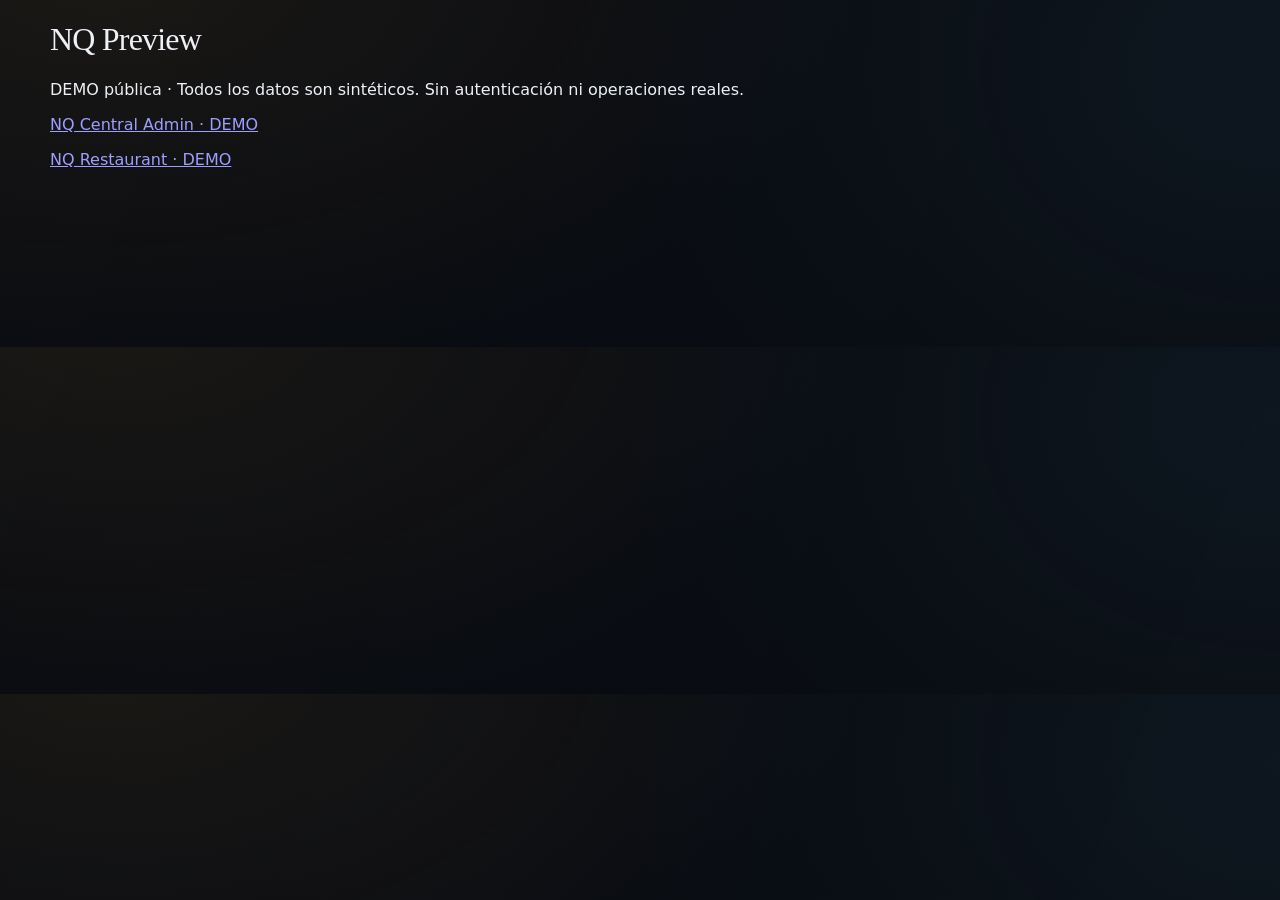
<file: index.html>
<!doctype html><html lang="es"><meta charset="utf-8"><meta name="viewport" content="width=device-width"><title>NQ Preview · DEMO</title><link rel="stylesheet" href="glass/architecture.css"><body class="portal-admin"><main class="shell"><h1>NQ Preview</h1><p>DEMO pública · Todos los datos son sintéticos. Sin autenticación ni operaciones reales.</p><p><a href="admin/">NQ Central Admin · DEMO</a></p><p><a href="restaurant/">NQ Restaurant · DEMO</a></p></main></body></html>
</file>
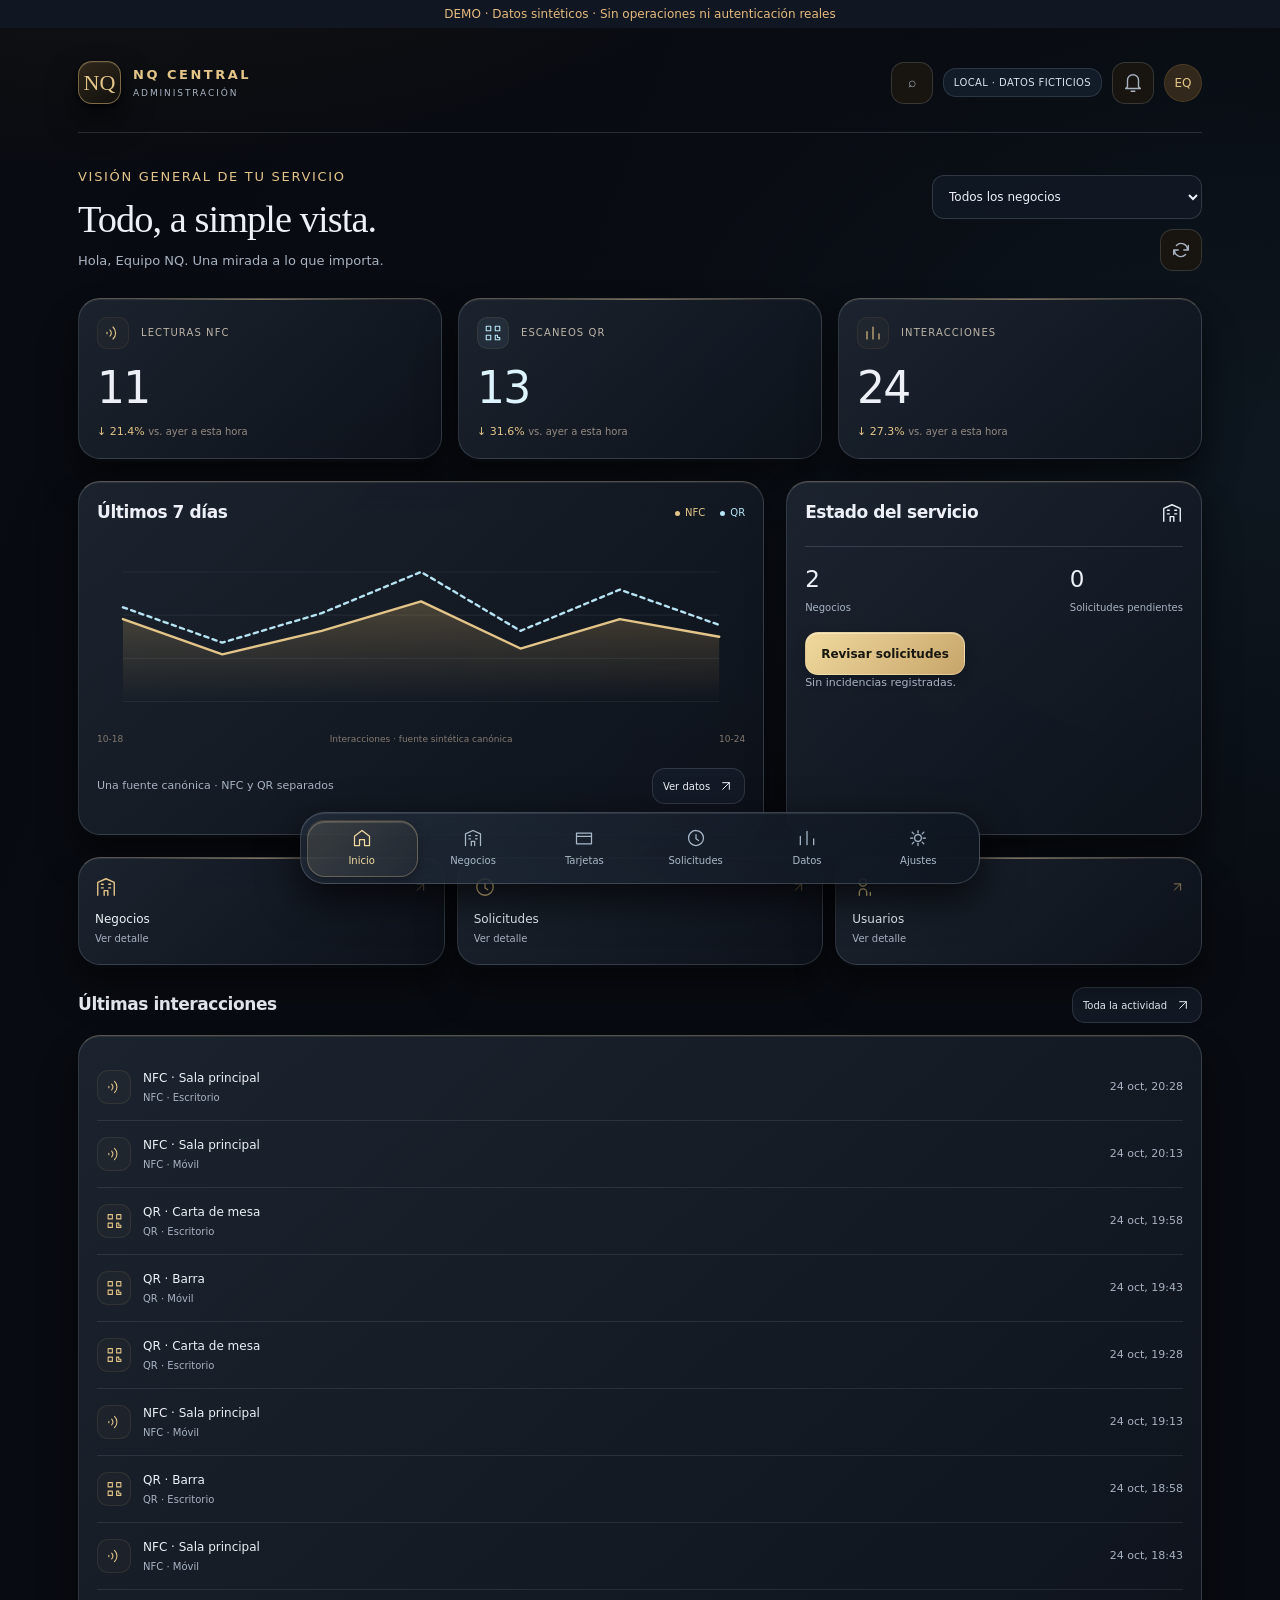
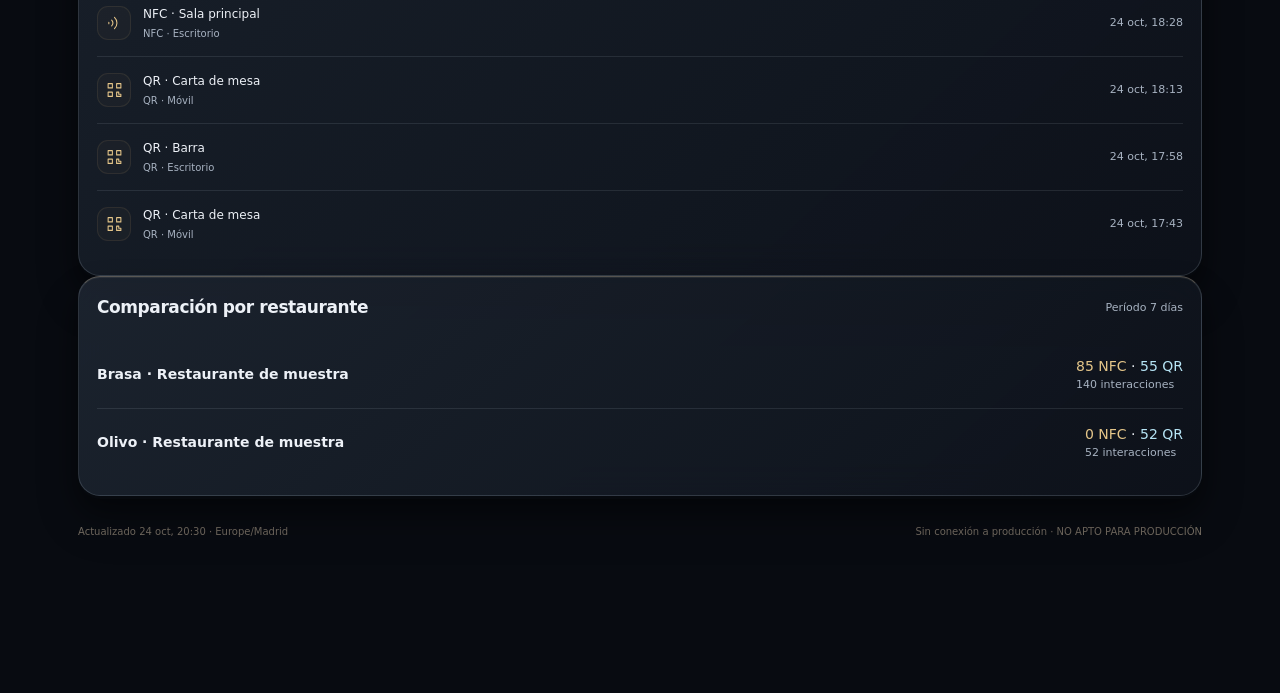
<file: admin/index.html>
<!doctype html>
<html lang="es"><head><meta charset="utf-8"><meta name="viewport" content="width=device-width,initial-scale=1,viewport-fit=cover"><meta name="theme-color" content="#090909"><meta name="robots" content="noindex,nofollow"><title>DEMO · NQ Central Admin · Glass Architecture local</title><link rel="stylesheet" href="../style.css"><link rel="stylesheet" href="../signature.css"><link rel="stylesheet" href="../glass/architecture.css"><link rel="stylesheet" href="../rg/theme.css"><link rel="stylesheet" href="../plan/theme.css"><link rel="stylesheet" href="../closure/theme.css"><link rel="stylesheet" href="../accelerated/theme.css"><script type="module" src="../demo.mjs"></script></head><body class="portal-admin"><a class="skip" href="#main">Saltar al contenido</a><div id="app"><main id="main" class="loading"><span class="spinner"></span><h1>Preparando tu espacio</h1><p>Conectando con el laboratorio local…</p></main></div><div id="toast" role="status" aria-live="polite"></div><dialog id="dialog" aria-labelledby="dialog-title"></dialog></body></html>
</file>
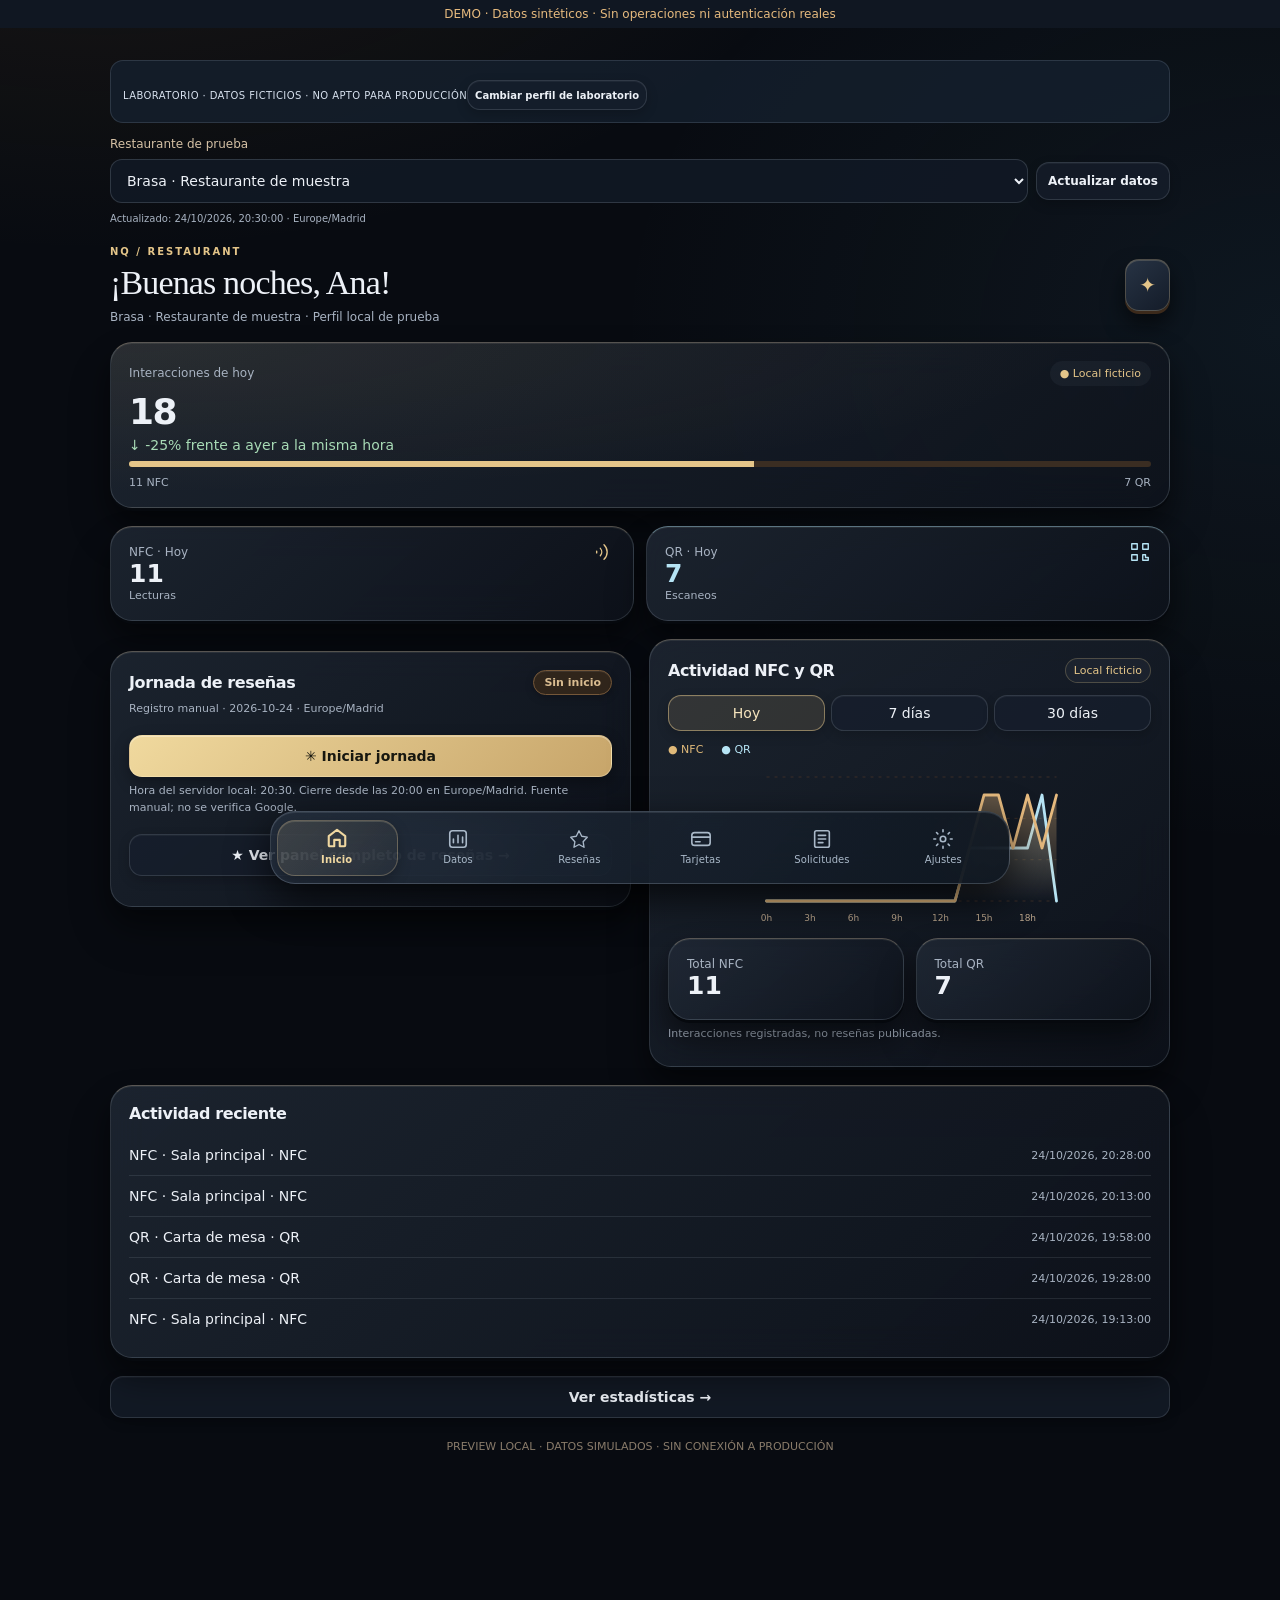
<file: restaurant/index.html>
<!doctype html><html lang="es"><head><meta charset="utf-8"><meta name="viewport" content="width=device-width,initial-scale=1,viewport-fit=cover"><title>DEMO · NQ Restaurant V11.0 · Glass Architecture local</title><link rel="stylesheet" href="../premium/approved.css"><link rel="stylesheet" href="../premium/integration.css"><link rel="stylesheet" href="../glass/architecture.css"><link rel="stylesheet" href="../rg/theme.css"><link rel="stylesheet" href="../plan/theme.css"><link rel="stylesheet" href="../closure/theme.css"><script type="module" src="../demo.mjs"></script></head><body class="portal-restaurant"><div id="access" class="shell"><div class="brand">NQ RESTAURANT · LABORATORIO LOCAL</div><h1>Acceso de prueba</h1><p>Datos ficticios persistidos localmente. Supabase Auth no está integrado. No introduzcas credenciales reales.</p><div id="profiles"></div><p id="accessError" role="alert"></p></div><main class="shell" hidden><div class="notice" id="localMode">LABORATORIO · DATOS FICTICIOS · NO APTO PARA PRODUCCIÓN</div><div id="feedback" role="status" aria-live="polite"></div><div id="tenantBox"><label for="tenant">Restaurante de prueba</label><select id="tenant"></select><button class="btn secondary full" id="refresh">Actualizar datos</button><p class="tiny" id="updated"></p></div><header class="top"><div><div class="brand">NQ / RESTAURANT</div><h1 id="heading">Inicio</h1><div class="label">Tzura Steak House · Vista demostración</div></div><div class="symbol">✦</div></header>
<section id="inicio" class="section active"><div class="card hero"><div class="row"><span class="label">Interacciones de hoy</span><span class="pill">● Demo</span></div><div class="big" id="homeTotal">55</div><div class="green">↗ +28% frente a ayer a la misma hora</div><div class="bar"><div class="fill" style="width:67%"></div></div><div class="row tiny muted" style="margin-top:9px"><span>37 NFC</span><span>18 QR</span></div></div><div class="grid"><div class="card"><div class="label">NFC · Hoy</div><div class="value">37</div><div class="tiny muted">Lecturas</div></div><div class="card"><div class="label">QR · Hoy</div><div class="value">18</div><div class="tiny muted">Escaneos</div></div></div><div class="card" id="journeyCard" style="margin-top:12px">
 <div class="row"><h2 style="margin:0">Jornada de reseñas</h2><span class="state-pill state-pending" id="journeyStatus">Pendiente</span></div>
 <p class="tiny" id="journeySubtitle">Registrá el total de reseñas y la valoración al comenzar.</p>
 <div id="journeySummary" class="hide" style="margin:14px 0">
  <div class="grid">
   <div class="card" style="background:#302318"><div class="label">Inicio</div><div class="value" id="journeyStartCount">—</div><div class="tiny muted" id="journeyStartRating">Valoración: —</div></div>
   <div class="card" style="background:#302318"><div class="label">Cierre</div><div class="value" id="journeyEndCount">—</div><div class="tiny muted" id="journeyEndRating">Valoración: —</div></div>
  </div>
  <div id="journeyResult" class="hide" style="margin-top:12px"><div class="row"><span class="label">Variación neta</span><strong id="journeyDelta"></strong></div><div class="row" style="margin-top:7px"><span class="label">Valoración</span><strong id="journeyRatingDelta"></strong></div></div>
 </div>
 <button class="btn full" id="journeyAction" type="button">✳ Iniciar jornada</button>
 <div id="journeyForm" class="hide" style="margin-top:12px;border-top:1px solid var(--line);padding-top:10px">
  <h2 id="journeyFormTitle">Iniciar jornada</h2>
  <label for="journeyCountInput">Total de reseñas que ves en Google Maps</label><input id="journeyCountInput" inputmode="numeric" type="number" min="0" step="1" placeholder="Ej. 1287">
  <label for="journeyRatingInput">Valoración media (1 a 5)</label><input id="journeyRatingInput" inputmode="decimal" type="text" placeholder="Ej. 4,7">
  <div class="row"><button class="btn secondary" type="button" id="journeyCancel">Cancelar</button><button class="btn" type="button" id="journeySave">Confirmar</button></div>
  <p class="tiny" id="journeyError" style="color:#ffaaa3"></p>
 </div>
 <p class="tiny" id="journeyHint">El cierre se habilita desde las 20:00, hora local del restaurante.</p>

 </div><button class="btn secondary full" data-original-action="go('resenas')" style="margin-bottom:12px">★ Ver panel completo de reseñas →</button><div class="card"><div class="row"><h2 style="margin:0">Actividad NFC y QR</h2><span class="badge">Demo</span></div><div class="filters" id="homePeriods"><button class="filter active" data-home-period="Hoy">Hoy</button><button class="filter" data-home-period="7 días">7 días</button><button class="filter" data-home-period="30 días">30 días</button></div><div class="row tiny" style="justify-content:flex-start;gap:18px;margin:8px 0 2px"><span style="color:#dfb979">● NFC</span><span style="color:#99714e">● QR</span></div><svg class="chart" id="homeChart" viewBox="0 0 320 170" role="img" aria-label="Gráfico de área NFC y QR"></svg><div class="grid" style="margin-top:10px"><div class="card" style="background:#302318"><div class="label">Total NFC</div><div class="value" id="homeNfc">37</div></div><div class="card" style="background:#302318"><div class="label">Total QR</div><div class="value" id="homeQr">18</div></div></div><p class="tiny">Interacciones registradas, no reseñas publicadas.</p></div><div class="card"><h2>Actividad reciente</h2><div class="item row"><span>◉ Arturo · NFC</span><span class="muted tiny">Hace 4 min</span></div><div class="item row"><span>▦ Mostrador · QR</span><span class="muted tiny">Hace 13 min</span></div><div class="item row"><span>◉ Carol · NFC</span><span class="muted tiny">Hace 27 min</span></div></div><button class="btn secondary full" data-original-action="go('estadisticas')">Ver estadísticas →</button></section>
<section id="estadisticas" class="section"><div class="card"><h2>Período de análisis</h2><div class="filters" id="periods"><button class="filter active" data-period="Hoy">Hoy</button><button class="filter" data-period="7 días">7 días</button><button class="filter" data-period="30 días">30 días</button><button class="filter" data-period="90 días">90 días</button></div><button class="btn secondary full" data-original-action="document.getElementById('custom').classList.toggle('hide')">▦ Fechas personalizadas</button><div id="custom" class="hide"><label>Desde</label><input type="date" value="2026-10-01"><label>Hasta</label><input type="date" value="2026-10-21"><div class="notice">Demo: el selector personalizado no consulta datos reales.</div></div></div><div class="card hero"><div class="label">Interacciones · <span id="periodLabel">Hoy</span></div><div class="row"><div class="big" id="statTotal">55</div><span class="green" id="statChange">↗ +28%</span></div><p class="tiny" id="comparison">Frente a ayer a la misma hora</p></div><div class="grid"><div class="card"><div class="label">NFC</div><div class="value" id="statN">37</div></div><div class="card"><div class="label">QR</div><div class="value" id="statQ">18</div></div></div><div class="card" style="margin-top:12px"><div class="row"><h2>Evolución de actividad</h2><span class="badge">Ejemplo</span></div><div class="filters" id="channels"><button class="filter active" data-channel="Ambos">Ambos</button><button class="filter" data-channel="NFC">NFC</button><button class="filter" data-channel="QR">QR</button></div><svg id="chart" class="chart" viewBox="0 0 320 160" aria-label="Gráfico ilustrativo"></svg><div class="tiny muted" style="text-align:center">NFC dorado · QR marrón · Gráfico de área</div></div><button class="btn secondary full" data-original-action="go('resenas')" style="margin:12px 0">★ Analizar reseñas de Google →</button><div class="card"><h2>Ranking de dispositivos</h2><div id="ranking"></div></div><div class="card"><h2>Informe de actividad</h2><p>Resumen de interacciones y rendimiento.</p><button class="btn secondary full" data-original-action="copyReport()">Copiar resumen local</button></div></section>
<section id="resenas" class="section">
 <div class="card hero">
  <div class="row"><span class="label">RESEÑAS DE GOOGLE · REGISTRO MANUAL</span><span class="pill">★ Google</span></div>
  <div class="row" style="align-items:end;margin-top:14px">
   <div><div class="label">Último total registrado</div><div class="big" id="reviewTotalLive">—</div></div>
   <div style="text-align:right"><div class="label">Valoración media</div><div class="value" style="color:#e6c18a" id="reviewRatingLive">—</div></div>
  </div>
  <div class="notice" id="reviewSourceNotice">Todavía no hay datos registrados hoy. Iniciá la jornada desde Inicio.</div>
 </div>
 <div class="grid">
  <div class="card"><div class="label">Al comenzar el día</div><div class="value" id="reviewOpeningLive">—</div><p class="tiny" id="reviewOpeningRating">Valoración: —</p></div>
  <div class="card"><div class="label">Variación neta de hoy</div><div class="value" id="reviewChangeLive">—</div><p class="tiny" id="reviewClosingRating">Pendiente de cierre</p></div>
 </div>
 <div class="card" style="margin-top:12px">
  <div class="row"><h2 style="margin:0">Evolución de reseñas</h2><span class="pill" id="reviewPeriodLabel">Hoy</span></div>
  <div class="filters" id="reviewPeriods"><button class="filter active" data-review="0">Hoy</button><button class="filter" data-review="7">7 días</button><button class="filter" data-review="30">30 días</button><button class="filter" data-review="90">90 días</button></div>
  <div class="row"><div><div class="label">Variación neta del período</div><div class="value" id="reviewGain">—</div></div></div>
  <svg id="reviewChart" class="chart" viewBox="0 0 320 160" role="img" aria-label="Evolución basada en registros manuales"></svg>
  <p class="tiny" id="reviewChartHint">Sin registros suficientes para mostrar una evolución. No se inventarán puntos intermedios.</p>
 </div>
 <div class="card">
  <h2>Registro de seguimiento</h2>
  <div class="item row"><span>Inicio de jornada</span><strong id="reviewStartDetail">Sin registrar</strong></div>
  <div class="item row"><span>Cierre de jornada</span><strong id="reviewEndDetail">Sin registrar</strong></div>
  <div class="item row"><span>Valoración al inicio</span><strong id="reviewStartRatingDetail">—</strong></div>
  <div class="item row"><span>Valoración al cierre</span><strong id="reviewEndRatingDetail">—</strong></div>
  <div class="item row"><span>Cambio de valoración</span><strong id="reviewRatingChangeDetail">—</strong></div>
  <div class="item row"><span>Fuente</span><span class="badge">Manual · Demo</span></div>
  <div class="notice">Para registrar o cerrar una jornada, usá el botón de Inicio. Ambas pantallas consultan los mismos datos de esta demostración.</div>
  <button class="btn full" type="button" data-original-action="go('inicio')">Ir a Inicio · Jornada de reseñas →</button>
 </div>
</section><section id="tarjetas" class="section"><div class="card hero"><div class="row"><div><div class="label">Dispositivos vinculados</div><div class="big">5</div></div><span class="badge">3 NFC · 2 QR</span></div><p>Consultá el estado y solicitá cambios al administrador.</p></div><div class="filters" id="deviceFilters"><button class="filter active" data-kind="Todos">Todos</button><button class="filter" data-kind="NFC">NFC</button><button class="filter" data-kind="QR">QR</button></div><div id="devices"></div><button class="btn full" data-original-action="go('solicitudes')">Ver centro de solicitudes →</button></section>
<section id="solicitudes" class="section"><div class="card hero"><div class="row"><div><div class="label">Solicitudes pendientes</div><div class="big state-pending" id="pendingCount" style="background:none!important;border:0!important">1</div></div><span class="pill">Control NQ Central</span></div><p>Los cambios no se ejecutan desde el portal del restaurante.</p></div><button class="btn full" data-original-action="document.getElementById('newRequest').classList.toggle('hide')">＋ Nueva solicitud</button><div id="newRequest" class="card hide" style="margin-top:12px"><h2>Solicitar cambio</h2><label>Tipo</label><select id="reqType"><option>Activación</option><option>Desactivación</option><option>Reemplazo</option></select><label>Dispositivo</label><select id="reqDevice"><option>Arturo · NFC</option><option>Carol · NFC</option><option>Belén · NFC</option><option>Mostrador · QR</option><option>Mesa 1 · QR</option></select><label>Motivo</label><textarea id="reqReason" placeholder="¿Qué necesitás?"></textarea><div class="notice">La solicitud no activa, desactiva ni revoca ninguna tarjeta.</div><button class="btn full" data-original-action="createRequest()">Enviar solicitud local</button></div><div class="card" style="margin-top:12px"><h2>Historial</h2><div id="requests"></div></div></section>
<section id="ajustes" class="section"><div class="card hero"><div class="row"><div class="symbol" style="border-radius:50%">RT</div><div style="flex:1"><strong id="profileDisplay">Responsable Tzura</strong><p class="tiny">responsable@ejemplo.com</p><div class="tiny"><span class="state-pill state-active">✓ Cuenta aprobada · Demo</span></div></div></div></div><div class="card"><h2>Mi perfil</h2><label>Nombre del responsable</label><input id="profileName" value="Responsable Tzura"><label>Correo electrónico</label><input value="responsable@ejemplo.com" disabled><button class="btn full" data-original-action="saveProfile()">Guardar nombre local</button></div><div class="card"><h2>Mi restaurante</h2><div class="item row"><span>Tzura Steak House</span><span class="badge">Demo</span></div><div class="item row"><span>Dispositivos vinculados</span><strong>5</strong></div><div class="item row"><span>Rol</span><strong>Responsable</strong></div></div><div class="card"><h2>Notificaciones</h2><div class="item row"><span>Actividad NFC/QR</span><input class="switch" type="checkbox" checked style="width:auto;margin:0"></div><div class="item row"><span>Informes de rendimiento</span><input class="switch" type="checkbox" checked style="width:auto;margin:0"></div><div class="item row"><span>Estado de solicitudes</span><input class="switch" type="checkbox" checked style="width:auto;margin:0"></div><p class="tiny">Preferencias visuales; no se envían avisos reales.</p></div><div class="logout-zone"><button class="btn logout-btn full" id="logoutButton" type="button" data-original-action="previewLogout()"><svg aria-hidden="true" viewBox="0 0 24 24" width="19" height="19" fill="none" stroke="currentColor" stroke-width="1.9" stroke-linecap="round" stroke-linejoin="round"><path d="M9 21H5a2 2 0 0 1-2-2V5a2 2 0 0 1 2-2h4"../><path d="m16 17 5-5-5-5M21 12H9"../></svg><span>Cerrar sesión</span></button></div></section>
<div class="footer">PREVIEW LOCAL · DATOS SIMULADOS · SIN CONEXIÓN A PRODUCCIÓN</div></main><nav class="nav" id="nav" hidden aria-label="Secciones de NQ Restaurant"><button class="active" data-page="inicio"><span class="ico" aria-hidden="true"><svg viewBox="0 0 24 24" fill="none" stroke="currentColor" stroke-width="1.75" stroke-linecap="round" stroke-linejoin="round"><path d="m3 10 9-7 9 7v10a1 1 0 0 1-1 1h-5v-7H9v7H4a1 1 0 0 1-1-1z"../></svg></span>Inicio</button><button data-page="estadisticas"><span class="ico" aria-hidden="true"><svg viewBox="0 0 24 24" fill="none" stroke="currentColor" stroke-width="1.75" stroke-linecap="round" stroke-linejoin="round"><rect x="3" y="3" width="18" height="18" rx="3"../><path d="M7 16v-4m5 4V8m5 8v-6"../></svg></span>Datos</button><button data-page="resenas"><span class="ico" aria-hidden="true"><svg viewBox="0 0 24 24" fill="none" stroke="currentColor" stroke-width="1.75" stroke-linecap="round" stroke-linejoin="round"><path d="m12 2 3.1 6.4 7 .9-5.1 4.9 1.3 7-6.3-3.3-6.3 3.3 1.3-7L2 9.3l7-.9z"../></svg></span>Reseñas</button><button data-page="tarjetas"><span class="ico" aria-hidden="true"><svg viewBox="0 0 24 24" fill="none" stroke="currentColor" stroke-width="1.75" stroke-linecap="round" stroke-linejoin="round"><rect x="2" y="5" width="20" height="14" rx="3"../><path d="M2 10h20M6 15h5"../></svg></span>Tarjetas</button><button data-page="solicitudes"><span class="ico" aria-hidden="true"><svg viewBox="0 0 24 24" fill="none" stroke="currentColor" stroke-width="1.75" stroke-linecap="round" stroke-linejoin="round"><rect x="4" y="3" width="16" height="18" rx="2"../><path d="M8 8h8M8 12h8M8 16h5"../></svg></span>Solicitudes</button><button data-page="ajustes"><span class="ico" aria-hidden="true"><svg viewBox="0 0 24 24" fill="none" stroke="currentColor" stroke-width="1.75" stroke-linecap="round" stroke-linejoin="round"><circle cx="12" cy="12" r="3"../><path d="M12 2v2m0 16v2M4.93 4.93l1.42 1.42m11.3 11.3 1.42 1.42M2 12h2m16 0h2M4.93 19.07l1.42-1.42m11.3-11.3 1.42-1.42"../></svg></span>Ajustes</button></nav><dialog id="pendingLogout"><h2>Cierre de sesión pendiente</h2><p>Supabase Auth todavía no está integrado ni validado. No se cerró ninguna sesión real y tu sesión de laboratorio permanece abierta.</p><button class="btn full" id="closeLogout">Entendido</button></dialog></body></html>
</file>
<file: glass/architecture.css>
/* NQ Glass Architecture: shared tokens, surfaces, controls and motion for both portals. */
:root{color-scheme:dark;--bg:#080b11;--panel:#131923;--panel2:#17202c;--gold:#e4c589;--ice:#b6e4f5;--line:rgba(209,223,237,.16);--text:#edf1f7;--muted:#a8b3c2;--green:#a8dbb6;--gl-radius:22px;--gl-surface:linear-gradient(138deg,rgba(34,43,56,.76),rgba(14,19,28,.84));--gl-shadow:0 3px 0 #06090e,0 14px 28px #0006,0 26px 45px #0003,inset 0 1px 0 #f0e9db14;--gl-spring:cubic-bezier(.2,1.4,.35,1)}
*{box-sizing:border-box}body{background:radial-gradient(ellipse 80% 600px at 8% -12%,#a27a3420,transparent 75%),radial-gradient(ellipse 70% 700px at 100% 20%,#529fc415,transparent 74%),#080b11!important;color:var(--text);font-family:system-ui,-apple-system,BlinkMacSystemFont,'Segoe UI',sans-serif}body:before{content:'';position:fixed;inset:0;pointer-events:none;background:linear-gradient(110deg,#fff0,#d5eafb02,#fff0);z-index:-1}
.shell,.portal-restaurant main.shell{background:transparent!important;box-shadow:none;border:0;padding-bottom:calc(154px + env(safe-area-inset-bottom))!important}.portal-admin .shell{max-width:1180px;margin:auto}.portal-restaurant main.shell{max-width:1120px;padding:22px 18px}.portal-restaurant #access{max-width:480px;background:transparent;padding-bottom:100px}.portal-restaurant header{margin-top:20px}.brand{color:var(--gold)}h1,h2,h3{color:var(--text);letter-spacing:-.025em}h1{font-family:Georgia,serif;font-weight:500}h2{font-weight:650}.portal-restaurant #heading{font-size:clamp(24px,6vw,34px);line-height:1.2}
.panel,.metric,.device,.card,.float-surface,.card.hero,.hero,.grid .card,.card .card{background:var(--gl-surface)!important;border:1px solid var(--line)!important;border-top-color:#f1dbb84d!important;border-radius:var(--gl-radius);box-shadow:var(--gl-shadow)!important;backdrop-filter:blur(18px) saturate(1.08);-webkit-backdrop-filter:blur(18px) saturate(1.08)}
.card.hero,.hero{background:radial-gradient(ellipse at 0 0,#d3a65a15,transparent 65%),var(--gl-surface)!important}.panel,.card,.device,.metric{padding:18px}.card{margin-bottom:14px}.grid{gap:12px}.gl-card{transform-origin:center;transition:transform 300ms var(--gl-spring),box-shadow 300ms var(--gl-spring),border-color 220ms}.gl-card.is-pressed,.gl-card.nq-pressed,.gl-card.pressed{transform:translate3d(0,5px,0) scale(.978)!important;box-shadow:0 1px 2px #0009,inset 0 4px 16px #0005!important}
@media(hover:hover) and (pointer:fine){.gl-card:not(.is-pressed):hover{transform:translateY(-3px);border-top-color:#f3d69b88!important;box-shadow:0 4px 0 #06090e,0 20px 35px #0007,inset 0 1px 0 #f0e9db22!important}}
.metric-icon,.big-icon{color:var(--gold)}.metrics .metric:nth-child(2) .metric-icon,.gl-channel-metrics>.card:nth-child(2) .value{color:var(--ice)}.metrics .metric:nth-child(2) strong{color:#ddf4ff}.gl-channel-metrics>.card:nth-child(2){border-top-color:#b6e4f570!important}.nfc-value{color:var(--gold)}.qr-value{color:var(--ice)}
.legend span:first-child{color:var(--gold)}.legend span:last-child{color:var(--ice)}.chart-qr,.portal-restaurant .chart path[stroke='#99714e']{stroke:var(--ice)!important}.chart-nfc{stroke:var(--gold)!important}.portal-restaurant .chart stop[stop-color='#99714e']{stop-color:var(--ice)}.portal-restaurant .chart path[stroke]{animation:none!important;stroke-dasharray:none;stroke-dashoffset:0}.chart{filter:none!important}.chart .grid-line{stroke:#dceafa10}.portal-restaurant .row span[style*='#99714e']{color:var(--ice)!important}
.big,.value,[data-counter]{font-variant-numeric:tabular-nums lining-nums}.nq-number-rolling,.rolling-number{animation:none!important}.gl-number{display:inline-flex;align-items:baseline;white-space:pre;font-variant-numeric:tabular-nums;line-height:1.15;vertical-align:baseline}.gl-digit-window{display:inline-block;position:relative;height:1.15em;overflow:hidden;vertical-align:baseline}.gl-digit-track{display:flex;flex-direction:column;line-height:1.15}.gl-digit-track>span{display:block;flex:0 0 1.15em;height:1.15em}.gl-sr-only{position:absolute!important;width:1px!important;height:1px!important;padding:0!important;margin:-1px!important;overflow:hidden!important;clip:rect(0,0,0,0)!important;white-space:nowrap!important;border:0!important}
.button,.btn,.filter,.icon-button{border-radius:13px;transition:transform .22s var(--gl-spring),filter .2s,background .2s}.btn,.button.primary{background:linear-gradient(135deg,#f0d99e,#c7a56a)!important;color:#17170f!important;border:1px solid #f7e5bd66!important;box-shadow:0 4px 14px #0003,inset 0 1px 0 #fff6}.btn.secondary,.button:not(.primary):not(.danger),.filter{background:#171f2cba!important;border:1px solid #d5e5f225!important;color:var(--text)!important}.filter.active{background:#d6b47b22!important;border-color:#dfc48a88!important;color:#f6e5be!important}.button.danger,.btn.danger,.btn.logout-btn{background:linear-gradient(135deg,#592c37,#301c29)!important;color:#ffd4d8!important;border:1px solid #e48c9b66!important}.btn:active,.button:active,.filter:active,.icon-button:active{transform:translateY(2px) scale(.976)}
input,textarea,select{background:#111925e8!important;border:1px solid #d5e5f228!important;color:var(--text)!important;border-radius:12px}input:focus-visible,textarea:focus-visible,select:focus-visible,button:focus-visible,a:focus-visible{outline:2px solid var(--ice);outline-offset:3px}button,input,select,textarea,a{scroll-margin-bottom:140px;scroll-margin-top:24px}.notice,.local-tag,#feedback:not(:empty){background:#162130c4!important;border:1px solid #afc6dd28!important;color:#d7e1ee;border-radius:13px}.notice.error,[role=alert]:not(:empty){border-color:#e2889955!important;color:#ffc4cf}#toast:not(:empty),#feedback:not(:empty){box-shadow:0 7px 24px #0004;animation:gl-status .25s ease}@keyframes gl-status{from{opacity:0;transform:translateY(4px)}to{opacity:1;transform:none}}.item,.list-row{border-color:#d5e5f21a}.pill,.badge{background:#a7bdd30d;color:var(--gold);border-color:#e3c68b40}.state-active,.badge.green{color:#b6e4c4}.state-pending,.badge.sky{color:var(--ice);background:#9bd8ef16}.state-denied,.badge.red{color:#ffc5cb}.symbol{background:linear-gradient(140deg,#273344,#141c29)!important;color:var(--gold);border-color:#dfc48a44}.row{gap:12px}.row>*{min-width:0}.muted,.label,.subtle{color:var(--muted)}
.floating-nav.signature-nav,.nav#nav{display:grid!important;grid-template-columns:repeat(6,minmax(0,1fr));position:fixed;left:50%;transform:translateX(-50%);bottom:calc(16px + env(safe-area-inset-bottom));width:calc(100% - 28px);max-width:680px;border-radius:25px;padding:7px 5px!important;gap:0;background:linear-gradient(130deg,#263140bc,#0e1620e8)!important;border:1px solid #d1e0ef33;box-shadow:0 14px 40px #000b,inset 0 1px 0 #e8f1ff19;backdrop-filter:blur(28px) saturate(1.2);-webkit-backdrop-filter:blur(28px) saturate(1.2);z-index:30;isolation:isolate;overflow:hidden}
.floating-nav button,.nav#nav button{position:relative;z-index:1;display:flex;flex-direction:column;align-items:center;justify-content:center;min-width:0;min-height:56px;padding:7px 1px;font-size:10px;gap:5px;border:0;border-radius:18px;background:transparent!important;color:#aab9c9;animation:none!important;transition:color .2s,transform .2s}.nav#nav button .ico{height:20px}.nav#nav button .ico svg,.floating-nav .icon{width:20px;height:20px}.floating-nav button.active,.nav#nav button.active{color:#f0d8a1!important;background:transparent!important}.floating-nav button.active:after,.nav#nav button.active:after{display:none!important}.gl-nav-indicator{position:absolute;left:0;top:0;pointer-events:none;z-index:0;border-radius:18px;background:linear-gradient(130deg,#e3c78e23,#e3c78e08);border:1px solid #efd49e45;box-shadow:inset 0 1px 0 #ffecc525,0 5px 13px #0004;will-change:transform}
dialog{background:linear-gradient(140deg,#202c3af5,#101722fa)!important;color:var(--text);border:1px solid #d9c69455!important;border-radius:23px;box-shadow:0 28px 100px #000c;max-height:calc(100dvh - 44px);overflow:auto;opacity:0;transform:translateY(12px) scale(.97);filter:blur(3px);transition:opacity .19s ease,transform .22s var(--gl-spring),filter .19s ease,display .22s allow-discrete,overlay .22s allow-discrete}dialog[open]{opacity:1;transform:none;filter:blur(0)}dialog:not([open]){pointer-events:none}dialog::backdrop{background:#03070bb8;backdrop-filter:blur(5px);transition:opacity .2s,display .2s allow-discrete,overlay .2s allow-discrete}dialog:not([open])::backdrop{opacity:0}@starting-style{dialog[open]{opacity:0;transform:translateY(14px) scale(.97);filter:blur(3px)}dialog[open]::backdrop{opacity:0}}
#gl-progress{position:fixed;left:0;right:0;top:0;height:3px;z-index:100;overflow:hidden;background:#9ad7f012;pointer-events:none}#gl-progress:after{content:'';display:block;width:35%;height:100%;background:linear-gradient(90deg,var(--gold),var(--ice));animation:gl-loading 1s ease-in-out infinite}@keyframes gl-loading{from{transform:translateX(-110%)}to{transform:translateX(390%)}}#gl-progress[hidden]{display:none!important}.gl-loading button[disabled]{opacity:.55}
.portal-restaurant #localMode{font-size:10px;letter-spacing:.04em}.portal-restaurant #switch-fixture{font-size:10px;padding:7px;margin-top:7px;min-height:30px;width:auto}.portal-restaurant #tenantBox{display:grid;grid-template-columns:minmax(0,1fr) auto;gap:8px;align-items:center;margin:14px 0}.portal-restaurant #tenantBox label{grid-column:1/-1;margin:0}.portal-restaurant #tenant{margin:0}.portal-restaurant #refresh{width:auto;padding:11px;font-size:12px}.portal-restaurant #updated{grid-column:1/-1;margin:0;font-size:10px}.portal-restaurant #journeyCard>.btn{margin-top:12px;width:100%}.portal-restaurant #devices{display:grid;gap:14px}.portal-restaurant #devices>.card{margin:0}.portal-restaurant #cuenta{max-width:780px;margin-inline:auto}.portal-restaurant .footer{grid-column:1/-1}.portal-restaurant #resenas .card{background:var(--gl-surface)!important}
@media(min-width:900px){.portal-restaurant main.shell{padding-inline:30px}.portal-restaurant #inicio.active{display:grid;grid-template-columns:1fr 1fr;gap:18px;align-items:start}.portal-restaurant #inicio>.hero,.portal-restaurant #inicio>.grid,.portal-restaurant #inicio>.card:last-of-type,.portal-restaurant #inicio>button{grid-column:1/-1}.portal-restaurant #inicio>.card{margin:0}.portal-restaurant #devices{grid-template-columns:repeat(2,minmax(0,1fr))}.portal-restaurant .section:not(#inicio){max-width:960px;margin-inline:auto}.portal-restaurant #resenas .grid{grid-template-columns:1fr 1fr}}
@media(max-width:390px){.panel,.metric,.device,.card{padding:15px}.portal-restaurant main.shell{padding-inline:14px}.floating-nav button span{font-size:9px}.nav#nav button{font-size:9px}.portal-admin .topbar .local-tag{max-width:90px}.portal-restaurant .big{font-size:34px}.portal-restaurant .row{gap:8px}.portal-restaurant #refresh{font-size:10px;padding:11px 8px}.portal-restaurant .card-name{overflow-wrap:anywhere}}
@media(prefers-reduced-motion:reduce){*,*:before,*:after{animation:none!important;transition:none!important;scroll-behavior:auto!important}.gl-card:hover,.gl-card.is-pressed,.gl-card.nq-pressed,.gl-card.pressed{transform:none!important}.gl-nav-indicator{will-change:auto}#gl-progress:after{width:100%;transform:none}}
.nav#nav[hidden],.portal-restaurant main[hidden],.portal-restaurant #access[hidden]{display:none!important}
/* Restaurant-only refinements: shared channel glyphs and compact settings. */
.portal-restaurant .nav#nav{grid-template-columns:repeat(5,minmax(0,1fr))}
.portal-restaurant .gl-metric-label{position:relative;padding-right:28px;display:flex;align-items:center}.portal-restaurant .gl-channel-icon{position:absolute;right:0;top:50%;transform:translateY(-50%);width:22px;height:22px;display:inline-flex;align-items:center;justify-content:center}.portal-restaurant .gl-channel-icon .icon{width:22px;height:22px;flex-shrink:0;vertical-align:middle}.portal-restaurant .gl-nfc{color:var(--gold)}.portal-restaurant .gl-qr{color:var(--ice)}
.portal-restaurant .gl-settings-group{margin-bottom:14px;border:1px solid var(--line);border-radius:22px;background:var(--gl-surface);box-shadow:var(--gl-shadow);overflow:hidden}.portal-restaurant .gl-settings-group>summary{padding:18px;cursor:pointer;color:var(--gold);font-weight:650;list-style-position:inside;min-height:54px}.portal-restaurant .gl-settings-group>summary:focus-visible{outline:2px solid var(--ice);outline-offset:-4px}.portal-restaurant .gl-settings-group>.card{margin:0 12px 12px}.portal-restaurant .gl-settings-group[open]>.card{animation:gl-status .22s ease}.portal-restaurant #ajustes{max-width:780px}
</file>
<file: style.css>
@charset "UTF-8";
:root{color-scheme:dark;--bg:#090909;--panel:#171411;--gold:#d0ad6b;--text:#f4f0e8;--muted:#aaa299;--line:#ffffff10;--green:#97ceac;--sky:#9ac9e8;--red:#e0a2a0;--shadow:0 16px 30px #0008,0 3px 6px #000b,inset 0 1px #fff1;--font:Inter,ui-sans-serif,system-ui,-apple-system,BlinkMacSystemFont,"Segoe UI",sans-serif}
*{box-sizing:border-box}body{margin:0;background:radial-gradient(ellipse at 65% -10%,#8c62371f,transparent 45%),radial-gradient(ellipse at 5% 40%,#77471c0d,transparent 40%),var(--bg);color:var(--text);font:14px/1.5 var(--font);min-height:100vh}button,input,select,textarea{font:inherit}button,a,input,select,textarea{-webkit-tap-highlight-color:transparent}button,a{touch-action:manipulation}button{cursor:pointer;color:inherit}a{color:var(--gold);text-decoration:none}button{border:0}button:disabled{cursor:not-allowed;opacity:.45}button:focus-visible,a:focus-visible,input:focus-visible,select:focus-visible,textarea:focus-visible{outline:2px solid var(--gold);outline-offset:4px}h1,h2,h3,p{margin:0}h1{font-size:clamp(28px,3vw,40px);font-weight:500;line-height:1.17;letter-spacing:-1.3px}h2{font-size:17px;font-weight:550;letter-spacing:-.25px}h3{font-size:15px;font-weight:550}p{color:var(--muted)}small{font-size:11px}.icon{width:22px;height:22px;flex-shrink:0;vertical-align:middle}button .icon{pointer-events:none}.sr-only{position:absolute;width:1px;height:1px;padding:0;margin:-1px;overflow:hidden;clip:rect(0,0,0,0);white-space:nowrap;border:0}.skip{position:fixed;top:-100px;left:12px;z-index:30;padding:10px;background:#111}.skip:focus{top:10px}
.shell{max-width:1180px;margin:auto;padding:0 28px 140px}.topbar{height:100px;display:flex;align-items:center;justify-content:space-between;gap:18px;border-bottom:1px solid var(--line);margin-bottom:34px}.brand{display:flex;align-items:center;gap:12px;color:var(--text)}.mark{display:grid;place-items:center;width:43px;height:43px;border:1px solid #c2a36b90;border-radius:14px;color:var(--gold);font:22px Georgia,serif;background:linear-gradient(150deg,#30271a,#11100e);box-shadow:var(--shadow)}.brand strong{font-size:13px;letter-spacing:2.5px;font-weight:550}.brand small{display:block;text-transform:uppercase;letter-spacing:1.9px;font-size:9px;color:var(--muted);margin-top:2px}.toolbar{display:flex;gap:10px;align-items:center}.avatar{width:38px;height:38px;display:grid;place-items:center;background:#33281c;border:1px solid #9d7b4240;border-radius:50%;color:var(--gold);font-size:12px}.icon-button{display:grid;place-items:center;min-width:42px;min-height:42px;border:1px solid var(--line);border-radius:50%;background:#181511;color:var(--muted)}.local-tag{border:1px solid #b7904930;padding:6px 10px;border-radius:20px;color:var(--gold);font-size:10px;letter-spacing:.4px}.heading{display:flex;align-items:flex-end;justify-content:space-between;gap:20px;margin-bottom:27px}.eyebrow{color:var(--gold);text-transform:uppercase;font-size:10px;letter-spacing:1.7px;font-weight:500}.heading h1{margin:10px 0}.heading p{font-size:13px}.heading .toolbar{flex-wrap:wrap;justify-content:flex-end}.tenant-select{max-width:270px;background:#181511;border:1px solid #b28f4e30;color:var(--text);border-radius:12px;padding:10px 30px 10px 12px;font-size:12px}.section-kicker{display:flex;justify-content:space-between;align-items:center;margin:22px 0 12px}.section-kicker p{font-size:11px}.metrics{display:grid;grid-template-columns:repeat(3,1fr);gap:16px;margin-bottom:22px}.float-surface{position:relative;border:1px solid #b7965e36;border-radius:22px;background:radial-gradient(ellipse at 10% 0%,#8d644026,transparent 80%),linear-gradient(140deg,#211b16,#171412 50%,#131210);box-shadow:var(--shadow);transition:transform .22s cubic-bezier(.2,.8,.2,1),box-shadow .22s,border-color .22s;overflow:hidden}.float-surface:before{content:"";position:absolute;top:0;left:15%;right:15%;height:1px;background:linear-gradient(90deg,transparent,#d5b77e80,transparent);pointer-events:none}.tap:active,.tap.pressed{transform:translateY(5px) scale(.975);box-shadow:0 3px 6px #000b,inset 0 3px 12px #0008;border-color:#b7965e60}.metric{padding:20px 22px;text-align:left;min-height:155px}.metric-top{display:flex;align-items:center;gap:12px;margin-bottom:13px}.metric-top .eyebrow{color:#beb4a7;font-size:10px;letter-spacing:1.1px}.metric-icon{display:grid;place-items:center;color:var(--gold);height:32px;width:32px;border:1px solid #a5854c20;background:#cfa95808;border-radius:10px}.metric-icon .icon{width:18px}.metric strong{display:block;font-size:39px;font-weight:450;line-height:1.2;letter-spacing:-1.7px;font-variant-numeric:tabular-nums;overflow:hidden}.metric small{display:block;margin-top:9px;color:var(--gold)}.metric small span{color:#948b81;font-size:10px}.rolling-number{display:inline-block;animation:roll-in .6s cubic-bezier(.18,.75,.25,1) both}@keyframes roll-in{from{transform:translateY(105%);opacity:.2}to{transform:translateY(0);opacity:1}}
.dashboard-grid{display:grid;grid-template-columns:minmax(0,1.65fr) minmax(0,1fr);gap:22px}.panel{padding:24px;border-radius:22px;background:linear-gradient(135deg,#191613,#121110);border:1px solid #a58b6130;box-shadow:0 10px 28px #0005,inset 0 1px #ffffff06;min-width:0}.panel-heading{display:flex;align-items:center;justify-content:space-between;gap:12px;margin-bottom:20px}.panel-heading p{font-size:11px}.legend{display:flex;gap:15px;font-size:10px;color:var(--muted)}.legend span:before{content:"";display:inline-block;height:5px;width:5px;background:var(--gold);border-radius:50%;margin-right:5px}.legend span+span:before{background:#7b6c53}.chart{display:block;width:100%;height:auto;overflow:visible}.chart polyline{fill:none;stroke-width:2.2;stroke-linejoin:round;stroke-linecap:round;animation:line-in .6s ease-out}.chart-nfc{stroke:#d8b76f}.chart-qr{stroke:#837259;stroke-dasharray:4 4}.grid-line{stroke:#ffffff09;stroke-width:1}.chart-labels{display:flex;justify-content:space-between;gap:8px;font-size:9px;color:#847a70;margin-top:14px}.chart-labels span:nth-child(2){text-align:center}@keyframes line-in{from{opacity:0;transform:translateY(9px)}to{opacity:1;transform:translateY(0)}}.quick-grid{display:grid;grid-template-columns:repeat(3,1fr);gap:12px;margin-top:22px}.quick{padding:18px 16px;min-height:108px;text-align:left;color:var(--text)}.quick .icon{color:var(--gold);margin-bottom:12px}.quick strong{display:block;font-size:12px;font-weight:500}.quick small{display:block;color:var(--muted);font-size:10px;margin-top:3px}.quick .arrow{float:right;width:15px;margin:0;color:#8f7956}.list{display:flex;flex-direction:column;gap:0}.list-row{display:flex;align-items:center;justify-content:space-between;gap:12px;padding:15px 0;border-bottom:1px solid var(--line);min-width:0}.list-row:last-child{border:0}.list-main{display:flex;align-items:center;gap:12px;min-width:0}.list-main>div{min-width:0}.list-main strong{font-size:12px;font-weight:500;display:block;overflow-wrap:anywhere}.list-main small{display:block;color:var(--muted);font-size:10px;margin-top:3px}.list-icon{display:grid;place-items:center;width:34px;height:34px;flex:0 0 34px;background:#b798600a;border:1px solid #b7986020;border-radius:11px;color:var(--gold)}.list-icon .icon{width:17px}.row-end{text-align:right;flex-shrink:0;font-size:11px;color:var(--muted)}.badge{display:inline-flex;align-items:center;gap:5px;padding:4px 8px;border-radius:20px;font-size:10px;border:1px solid currentColor;white-space:nowrap}.badge i{width:4px;height:4px;background:currentColor;border-radius:50%}.green{color:var(--green);background:#6eb47d08}.sky{color:var(--sky);background:#8ab8e508}.red{color:var(--red);background:#d9868608}.neutral{color:#aaa299;background:#aaa29908}.count-pill{font-size:10px;color:var(--gold);border:1px solid #b1905940;padding:4px 8px;border-radius:7px}.button{display:inline-flex;align-items:center;justify-content:center;gap:8px;min-height:43px;border-radius:12px;padding:10px 15px;font-size:12px;background:#b7986010;border:1px solid #b7986040;color:var(--gold);transition:transform .2s,box-shadow .2s}.button.primary{background:linear-gradient(120deg,#d0b17a,#a98046);color:#17120b;border:1px solid #ebd3a3;font-weight:600;box-shadow:0 5px 16px #0005}.button.danger{border-color:#c9898950;color:var(--red);background:#a966660b}.button.quiet{background:transparent;color:var(--muted);border-color:var(--line)}.button.small{min-height:34px;padding:6px 10px;font-size:10px}.button .icon{width:16px}.button.full{width:100%}.action-row{display:flex;gap:10px;flex-wrap:wrap;margin-top:16px}.actions{display:flex;gap:7px;flex-wrap:wrap;justify-content:flex-end}.subtle{font-size:11px;color:var(--muted)}.notice{padding:13px 16px;background:#a5844510;border:1px solid #a584452d;border-radius:13px;color:#b9aa94;font-size:11px;line-height:1.65;margin-bottom:20px}.notice strong{color:var(--gold);font-weight:500}.notice.error{border-color:#c9898950;color:var(--red)}.tabs{display:flex;gap:6px;flex-wrap:wrap;margin:0 0 20px}.tabs button{border:1px solid #ffffff0c;background:#171512;padding:9px 14px;border-radius:11px;color:var(--muted);font-size:12px}.tabs button.active{border-color:#c4a06370;color:var(--gold);background:#c4a0630e}.device-grid{display:grid;grid-template-columns:repeat(2,1fr);gap:18px}.device{padding:22px}.device-heading{display:flex;justify-content:space-between;gap:12px}.device .big-icon{width:44px;height:44px;border-radius:14px;margin-bottom:18px;background:#c9a8640c;border:1px solid #c9a86430;color:var(--gold);display:grid;place-items:center}.device p{font-size:11px;margin-top:6px}.device .device-id{font:10px ui-monospace,monospace;color:#82786c;overflow-wrap:anywhere}.device .stats-line{display:flex;align-items:center;justify-content:space-between;margin:20px 0 12px;padding-top:16px;border-top:1px solid var(--line)}.device .stats-line strong{font-size:25px;font-weight:450}.table-wrap{overflow:auto}table{border-collapse:collapse;width:100%;font-size:12px;text-align:left}th{color:var(--muted);font-size:10px;font-weight:500;text-transform:uppercase;letter-spacing:.6px}td,th{padding:14px 12px;border-bottom:1px solid var(--line);white-space:nowrap}td:first-child,th:first-child{padding-left:0}.split{display:grid;grid-template-columns:1fr 1fr;gap:22px}.stack{display:flex;flex-direction:column;gap:20px}.review-number{font-size:49px;letter-spacing:-2px;font-weight:400;margin:10px 0}.review-number small{font-size:14px;color:var(--gold);letter-spacing:0}.review-values{display:flex;justify-content:space-between;border-top:1px solid var(--line);padding:15px 0;gap:15px}.review-values strong{display:block;font-size:23px;font-weight:450}.review-values small{font-size:10px;color:var(--muted)}.empty{text-align:center;padding:35px 16px;color:#8f806b}.empty>.icon{width:32px;height:32px;margin-bottom:12px}.empty p{font-size:12px;margin-top:6px}.empty h3{color:var(--text)}.settings-list .button{justify-content:space-between;width:100%;margin-bottom:8px;min-height:53px;text-align:left}.settings-list .button span{flex:1}.footer-note{display:flex;justify-content:space-between;gap:12px;margin-top:28px;color:#746c62;font-size:10px}.floating-nav{position:fixed;bottom:max(18px,env(safe-area-inset-bottom));left:50%;transform:translateX(-50%);display:flex;gap:8px;padding:9px 12px;border:1px solid #c9ae7d45;border-radius:24px;background:#1b1815e8;backdrop-filter:blur(24px);-webkit-backdrop-filter:blur(24px);box-shadow:0 15px 35px #000d,inset 0 1px #e1ca9d20;z-index:10;width:360px;max-width:calc(100% - 32px)}.floating-nav button{flex:1;min-width:0;min-height:55px;background:transparent;color:#8d867c;border-radius:17px;display:flex;flex-direction:column;align-items:center;justify-content:center;gap:5px;font-size:9px;transition:background .2s,color .2s,transform .2s}.floating-nav button.active{background:linear-gradient(145deg,#bda06a24,#a1834e09);color:#e3c187;box-shadow:inset 0 1px #d2ad6930}.floating-nav .icon{height:20px;width:20px}
.login{max-width:1000px;margin:auto;padding:60px 24px;min-height:100vh;display:grid;grid-template-columns:1.2fr 1fr;gap:70px;align-items:center}.login .brand{margin-bottom:50px}.login h1{font:clamp(36px,5vw,60px)/1.1 Georgia,serif;letter-spacing:-2px;margin:20px 0}.gold{color:var(--gold)}.login .lead{max-width:400px;line-height:1.9;font-size:14px}.login .panel{padding:30px}.persona{width:100%;margin-top:12px;text-align:left;padding:16px;display:flex;align-items:center;gap:13px}.persona strong{display:block;font-weight:500;font-size:13px}.persona small{color:var(--muted);font-size:10px}.persona .arrow{margin-left:auto;color:var(--gold)}.login .notice{margin:22px 0 0}.login-note{font-size:10px;margin-top:18px;color:#7f766b}.field-grid{display:grid;grid-template-columns:1fr 1fr;gap:15px}label{display:block;font-size:11px;color:#c2b8aa;margin-bottom:14px}input,select,textarea{display:block;margin-top:7px;background:#0e0d0c;color:var(--text);border:1px solid #a5916b35;border-radius:10px;min-height:44px;width:100%;padding:10px 12px;outline:0}textarea{min-height:85px;resize:vertical}input[type=checkbox]{width:18px;min-height:18px;display:inline;vertical-align:middle;margin:0 8px 0 0}dialog{color:var(--text);background:linear-gradient(145deg,#241e18,#11100f);border:1px solid #b7965e70;border-radius:23px;box-shadow:0 35px 120px #000e;padding:26px;max-width:470px;width:calc(100% - 32px);max-height:88vh;overflow:auto}dialog::backdrop{background:#000b;backdrop-filter:blur(7px)}dialog h2{font-size:21px}dialog .panel-heading{margin-bottom:10px}dialog p{font-size:12px;margin:8px 0 20px}dialog .icon-button{width:32px;min-width:32px;min-height:32px}dialog .form-error{color:var(--red);font-size:12px;margin:10px 0}#toast{position:fixed;left:50%;bottom:112px;transform:translateX(-50%);max-width:calc(100% - 32px);padding:12px 18px;background:#30291ff5;border:1px solid #c9ae7d70;color:var(--text);border-radius:13px;font-size:12px;z-index:40;box-shadow:0 8px 40px #000a}#toast:empty{display:none}.loading{min-height:75vh;display:flex;flex-direction:column;align-items:center;justify-content:center;gap:20px;padding:25px;text-align:center}.loading h1{font-size:27px}.spinner{display:block;width:30px;height:30px;border:1px solid #d0ad6b30;border-top-color:var(--gold);border-radius:50%;animation:spin .8s linear infinite}@keyframes spin{to{transform:rotate(360deg)}}
@media(min-width:1000px){.shell{padding-top:5px}.metric strong{font-size:44px}.floating-nav{width:400px}.panel{padding:26px}.dashboard-grid .panel{min-height:300px}}
@media(max-width:760px){.shell{padding:0 20px 130px}.topbar{height:83px;margin-bottom:26px}.brand strong{font-size:11px}.brand small{font-size:8px}.mark{height:38px;width:38px;font-size:20px}.local-tag{font-size:8px;padding:5px 7px}.heading{align-items:flex-start;flex-direction:column;gap:12px;margin-bottom:22px}.heading .toolbar{width:100%;justify-content:space-between}.heading h1{font-size:31px;letter-spacing:-1px}.heading p{font-size:12px}.tenant-select{max-width:calc(100% - 55px);flex:1}.metrics{gap:10px;grid-template-columns:repeat(2,minmax(0,1fr));margin-bottom:18px}.metrics .metric:last-child{grid-column:1/-1;min-height:100px;display:grid;grid-template-columns:1fr auto;align-items:center}.metrics .metric:last-child .metric-top{margin:0}.metrics .metric:last-child strong{font-size:34px}.metrics .metric:last-child small{grid-column:1/-1;margin-top:8px}.metric{min-height:150px;padding:17px 16px;border-radius:18px}.metric-top{gap:9px;flex-wrap:wrap;margin-bottom:11px}.metric-top .eyebrow{font-size:9px;letter-spacing:.8px}.metric-icon{height:28px;width:28px}.metric strong{font-size:37px}.metric small{font-size:10px}.metric small span{display:block;font-size:9px;margin-top:3px}.dashboard-grid,.split{grid-template-columns:1fr;gap:18px}.panel{padding:20px;border-radius:19px}.panel-heading{margin-bottom:16px}.panel-heading h2{font-size:15px}.chart-labels{font-size:8px}.chart-labels span:nth-child(2){max-width:160px}.quick-grid{gap:9px;margin-top:18px}.quick{padding:15px 12px;border-radius:17px;min-height:112px}.quick strong{font-size:11px}.quick small{font-size:9px}.quick .arrow{display:none}.device-grid{grid-template-columns:1fr;gap:14px}.device{padding:20px}.footer-note{flex-direction:column;gap:5px}.tabs{gap:5px}.tabs button{font-size:11px;padding:8px 11px}.actions{justify-content:flex-start}.list-row{align-items:flex-start}.list-row.with-actions{flex-wrap:wrap}.with-actions .actions{width:100%;padding-left:46px}.login{display:block;padding:35px 22px}.login .brand{margin-bottom:30px}.login h1{font-size:43px;margin-top:22px}.login .lead{font-size:12px;margin-bottom:28px}.login .panel{padding:22px}.login-note{padding-bottom:25px}.login .eyebrow{font-size:9px}.toolbar{gap:8px}.topbar .avatar{display:none}.field-grid{grid-template-columns:1fr}.heading .button{font-size:11px}.floating-nav{bottom:max(13px,env(safe-area-inset-bottom));border-radius:23px}.notice{font-size:10px;padding:12px 14px}.review-number{font-size:42px}}
@media(max-width:350px){.shell{padding-left:14px;padding-right:14px}.metric{padding:15px 12px}.metric-top{gap:6px}.metric-top .eyebrow{font-size:8px}.metric strong{font-size:32px}.metric small{font-size:9px}.brand{gap:8px}.brand strong{letter-spacing:1.5px}.local-tag{font-size:7px}.topbar .toolbar{gap:5px}.quick strong{font-size:10px}.quick small{font-size:8px}.quick{padding:14px 10px}.chart-labels span:nth-child(2){max-width:125px}.floating-nav{padding:7px;gap:3px}}
@media(prefers-reduced-motion:reduce){*,*:before,*:after{animation:none!important;transition:none!important;scroll-behavior:auto!important}.tap:active,.tap.pressed{transform:none}}
</file>
<file: signature.css>
/* Equivalent Glass Signature components. V5.3 original is unavailable; no exact fidelity claimed. */
:root{--gold:#ddbc78;--ice:#a9dcf3;--text:#eee9df;--muted:#a8a8ad;--line:rgba(218,206,176,.17)}
body{background:radial-gradient(ellipse at 16% 0,rgba(195,154,77,.09),transparent 48%),radial-gradient(ellipse at 100% 40%,rgba(122,171,198,.045),transparent 55%),#07080b}
.shell{background:transparent}.panel,.device,.metric,.float-surface{background:linear-gradient(145deg,rgba(41,40,39,.7),rgba(15,17,22,.76));border:1px solid rgba(220,211,190,.18);border-top-color:rgba(233,217,180,.28);box-shadow:0 14px 28px #0005,inset 0 1px 0 #ffffff09;backdrop-filter:blur(16px);-webkit-backdrop-filter:blur(16px)}
.panel{padding:18px}.device{padding:18px}.metric{padding:18px}.qr-value,.legend span:last-child{color:var(--ice)}.nfc-value,.legend span:first-child{color:var(--gold)}.chart-qr{stroke:var(--ice)!important}.chart-nfc{stroke:var(--gold)!important}.legend span:last-child:before{background:var(--ice)}
.metrics .metric:nth-child(2) .metric-icon{color:var(--ice);background:#a9dcf312}.metrics .metric:nth-child(2) strong{color:#d4edf7}
.floating-nav.signature-nav{display:grid;grid-template-columns:repeat(6,minmax(0,1fr));max-width:680px;width:calc(100% - 24px);background:linear-gradient(135deg,#28292bbd,#101319d9);border:1px solid #d8bd7e42;border-radius:24px;backdrop-filter:blur(28px);-webkit-backdrop-filter:blur(28px);box-shadow:0 14px 45px #000a,inset 0 1px 0 #ffffff12;padding:8px 4px calc(8px + env(safe-area-inset-bottom));gap:0}
.signature-nav button{min-width:0;padding:8px 1px;font-size:9px;border-radius:17px}.signature-nav .icon{width:19px;height:19px}.signature-nav button.active{background:#d7b97713;animation:nav-arrive .48s cubic-bezier(.2,1.5,.4,1)}@keyframes nav-arrive{from{transform:translateY(4px) scale(.94)}to{transform:translateY(0) scale(1)}}
.search-result{display:flex;flex-direction:column;align-items:flex-start;margin-top:10px;white-space:normal;text-align:left;overflow-wrap:anywhere}.business-comparison .list-row{gap:12px}.business-comparison .list-row>*{min-width:0;overflow-wrap:anywhere}#universal-search{width:100%;padding:13px;border-radius:12px;border:1px solid var(--line);background:#101217;color:var(--text)}
@media(max-width:390px){.topbar .brand small{display:none}.topbar .local-tag{max-width:95px;font-size:8px}.topbar .toolbar{gap:5px}.heading h1{font-size:29px}.panel,.device,.metric{padding:14px}.signature-nav button span{font-size:8px}.business-comparison .list-row{align-items:flex-start;flex-direction:column}}
@media(prefers-reduced-motion:reduce){.signature-nav button.active{animation:none}.signature-nav button{transition:none}}
</file>
<file: rg/theme.css>
/* Extension confined to review/group surfaces. Existing Glass tokens and motion remain shared. */
.portal-restaurant .nav#nav.rg-dock{display:flex!important;justify-content:flex-start;overflow-x:auto;overscroll-behavior-x:contain;scrollbar-width:thin;scrollbar-color:#e4c58955 transparent;max-width:740px;padding-bottom:8px!important}.nav#nav.rg-dock button{flex:1 0 62px;min-width:62px;font-size:10px}.nav#nav.rg-dock button .ico svg{width:22px;height:22px}.nav#nav.rg-dock .gl-nav-indicator{left:0}.portal-restaurant .rg-platforms{display:grid;grid-template-columns:repeat(3,minmax(0,1fr))}.rg-platforms .filter{font-size:12px;padding:11px 5px;min-width:0}.rg-summaries{display:grid;grid-template-columns:repeat(3,minmax(0,1fr));gap:12px;margin:14px 0}.rg-summaries:has(>.card){grid-template-columns:repeat(2,minmax(0,1fr))}.rg-summaries .value{font-size:clamp(19px,4vw,27px)}.rg-summaries small{display:block;color:var(--muted);font-size:10px;font-weight:400}.rg-ranking{display:grid;gap:12px}.rg-rank{width:100%;text-align:left;display:grid;grid-template-columns:36px minmax(0,1fr) auto;align-items:center;gap:10px;color:var(--text);margin:0}.rg-rank small{display:block;color:var(--muted);margin-top:6px}.rg-rank>strong{color:var(--gold);font-size:25px}.rg-leader{border-color:#e4c58988!important}.rg-position{font:22px Georgia,serif;color:var(--gold)}.rg-progress{display:block;height:3px;margin-top:12px;background:#e4c58912;border-radius:5px;overflow:hidden}.rg-progress>span{display:block;height:100%;background:linear-gradient(90deg,#a78853,#e4c589)}#rgGroupChart{margin-top:14px}.rg-grid{stroke:#b6e4f51a;fill:none}.rg-evolution text{fill:var(--muted);font:11px system-ui}.rg-chart-wrap{overflow:hidden}.rg-chart-wrap .chart{width:100%;height:auto;max-height:260px}#rgReviews h2,#groups h2{margin:8px 0}.rg-legacy{margin-top:16px}.rg-legacy>.card{margin:12px}.portal-restaurant #groups form,.portal-restaurant #resenas form{min-width:0}#groups fieldset,#resenas fieldset,#rgAdminDialog fieldset{border:1px solid var(--line);border-radius:12px;margin:14px 0;padding:12px}#groups legend,#resenas legend{color:var(--gold);font-size:13px}#rgAdminDialog{width:min(580px,calc(100vw - 28px));padding:24px}#rgAdminDialog form{padding:18px 0;border-bottom:1px solid var(--line)}#rgAdminDialog input,#rgAdminDialog select{width:100%;padding:12px;margin:7px 0 14px}#rgAdminDialog label{display:block}#rgReviews [role=status],#groups [role=status]{overflow-wrap:anywhere}#groups button,#resenas button{touch-action:manipulation}.portal-restaurant main.shell{padding-bottom:calc(170px + env(safe-area-inset-bottom))!important}
@media(max-width:390px){.rg-summaries{gap:8px}.rg-rank{padding:14px;gap:6px;grid-template-columns:29px minmax(0,1fr) auto}.rg-rank strong{font-size:13px}.rg-rank>strong{font-size:22px}.rg-platforms .filter{font-size:11px}.rg-summaries .value{font-size:18px}}
@media(prefers-reduced-motion:reduce){.rg-progress>span{transition:none}}
.nav#nav.rg-dock .gl-nav-indicator{margin-left:var(--rg-scroll,0px)}
.portal-restaurant .nav#nav.rg-dock[hidden]{display:none!important}
#rgGroupChart .badge{white-space:nowrap;flex-shrink:0;font-size:11px}

.portal-restaurant .nav#nav.rg-dock button:not(.active){color:#aab9c9!important}.portal-restaurant .nav#nav.rg-dock button.active{color:#f0d8a1!important}.rg-close-reminder{margin:14px 0;padding:12px;border:1px solid #b6e4f533;border-radius:14px;background:#162130a0;color:var(--muted);font-size:12px}.rg-close-reminder[hidden]{display:none}.rg-close-reminder select{width:100%;margin:10px 0}.rg-details-report{overflow-wrap:anywhere}
</file>
<file: plan/theme.css>
#planContent .plan-price{font:32px Georgia,serif;color:var(--gold);margin:18px 0}#planContent .plan-price small{display:block;font:11px system-ui;color:var(--muted);margin-top:8px}.plan-dates{display:grid;grid-template-columns:1fr 1fr;gap:12px;margin:16px 0}.plan-dates>div{min-width:0;background:#0b121c66;padding:12px;border-radius:12px}.plan-dates dt{color:var(--muted);font-size:11px}.plan-dates dd{margin:6px 0 0;font-size:13px;overflow-wrap:anywhere}#planTime{width:100%;height:10px;accent-color:var(--gold);border:0;border-radius:8px;margin:10px 0 16px}#planTime::-webkit-progress-bar{background:#29313b;border-radius:8px}#planTime::-webkit-progress-value{background:linear-gradient(90deg,#a5854c,#e4c589);border-radius:8px}.plan-state.active{color:#b6e4c4}.plan-state.expiring,.plan-state.trial{color:var(--gold)}.plan-state.grace{color:var(--ice)}.plan-state.suspended{color:#ffc5cb}.plan-catalog details,.plan-history{border-top:1px solid var(--line);padding:12px 0}.plan-catalog summary,.plan-history summary{color:var(--gold);cursor:pointer}.plan-notice{margin:14px 0;font-size:12px}.plan-notice[hidden]{display:none!important}.plan-notice p{margin:4px 0 10px}.plan-admin-grid{display:grid;grid-template-columns:repeat(auto-fit,minmax(260px,1fr));gap:14px}.plan-admin-request{padding:18px 0;border-top:1px solid var(--line)}.plan-admin-request form{margin:12px 0}.plan-admin-request input:not([type=checkbox]),#adminContractCreate select,[data-contract-suspend] input:not([type=checkbox]){width:100%;padding:12px;margin:7px 0 14px}.plan-admin-request label,#adminContractCreate label,[data-contract-suspend] label{display:block}#adminContractCreate{display:grid;gap:12px}.plan-admin-request [role=status],#planContent [role=status]{overflow-wrap:anywhere;color:var(--ice)}@media(max-width:390px){.plan-dates{gap:8px}.plan-dates>div{padding:9px}.plan-dates dd{font-size:12px}#planContent .row{flex-wrap:wrap}.plan-admin-grid{grid-template-columns:minmax(0,1fr)}}
</file>
<file: closure/theme.css>
.closure-counts{display:grid;grid-template-columns:repeat(3,minmax(0,1fr));gap:12px;margin:18px 0}.closure-counts span{background:#0b111c99;border:1px solid var(--line);padding:14px;border-radius:15px;color:var(--muted);font-size:12px}.closure-counts strong{display:block;color:var(--gold);font-size:28px;margin-bottom:5px}#closureFilters{display:grid;grid-template-columns:repeat(auto-fit,minmax(150px,1fr));gap:12px;margin:16px 0}#closureFilters label{display:block}#closureFilters input,#closureFilters select,.closure-reactivate input:not([type=checkbox]){width:100%;padding:11px;margin-top:7px;min-width:0}.closure-details{display:grid;gap:10px;font-size:12px;margin:12px 0 18px}.closure-details dt{color:var(--muted)}.closure-details dd{margin:4px 0 0;color:var(--text);overflow-wrap:anywhere}.closure-reactivate{border-top:1px solid var(--line);margin-top:15px;padding-top:15px}.closure-reactivate label{display:block;margin:12px 0}#closureStatus{color:var(--ice);font-size:12px;margin-top:12px}.closure-overview h2{font-family:Georgia,serif;font-size:25px}#closureFilters .action-row{align-self:end;margin:0}@media(max-width:390px){.closure-counts{gap:6px}.closure-counts span{padding:10px;font-size:10px}.closure-counts strong{font-size:25px}#closureFilters{grid-template-columns:minmax(0,1fr)}}
.closure-revalidate{display:grid;gap:10px;margin-top:12px;padding:12px;border:1px solid #b8995144;border-radius:12px}.closure-revalidate input:not([type=checkbox]){width:100%;min-width:0}
/* Keep confirmation controls stationary: scaling a tall form can move its checkbox away from the pointer. Buttons retain their own tactile feedback. */
.panel.gl-card:has(form),.panel.gl-card:has(form):hover,.panel.gl-card:has(form).is-pressed{transform:none!important}
</file>
<file: accelerated/theme.css>
#deviceCreate,.lab-devices form{display:grid;gap:10px;margin-block:12px}.lab-devices label,#deviceCreate label{display:grid;gap:6px}.lab-devices input,.lab-devices select,#deviceCreate input,#deviceCreate select{width:100%;min-width:0}.lab-result{overflow-wrap:anywhere}.lab-devices .device-id{overflow-wrap:anywhere}.lab-devices .panel{min-width:0}.lab-devices .action-row{gap:8px;flex-wrap:wrap}.lab-devices button{max-width:100%}
.lab-device-details summary{cursor:pointer;color:#d7be8c;padding-block:10px}.lab-device-details[open]>label{margin-block:10px}
</file>
<file: premium/approved.css>
:root{color-scheme:dark;--bg:#0c0a08;--panel:#1c1712;--panel2:#261e16;--gold:#d8b47b;--line:#493624;--text:#f4e7d4;--muted:#b4a18a;--green:#b7d7a8}*{box-sizing:border-box}body{margin:0;background:#090807;color:var(--text);font:14px system-ui,-apple-system,Segoe UI,sans-serif}button,input,select,textarea{font:inherit}button{cursor:pointer}.shell{max-width:430px;margin:auto;min-height:100dvh;background:var(--bg);padding:20px 16px 104px}.brand{font-size:10px;letter-spacing:.2em;color:var(--gold);font-weight:800}.top{display:flex;align-items:center;justify-content:space-between;margin-bottom:18px}h1{font-family:Georgia,serif;font-size:28px;font-weight:500;margin:6px 0}h2{font-size:16px;margin:0 0 12px}p{color:var(--muted);line-height:1.5;margin:6px 0}.symbol{border:1px solid var(--line);background:var(--panel2);border-radius:14px;padding:13px;color:var(--gold);font-size:20px}.card{background:var(--panel);border:1px solid var(--line);border-radius:17px;padding:16px;margin-bottom:12px}.hero{background:linear-gradient(130deg,#332416,#1d1712);border-color:#775837}.label{color:var(--muted);font-size:12px}.big{font-size:36px;font-weight:700;letter-spacing:-.04em;margin:5px 0}.value{font-size:25px;font-weight:650}.row{display:flex;justify-content:space-between;align-items:center;gap:10px}.grid{display:grid;grid-template-columns:1fr 1fr;gap:10px}.grid .card{margin-bottom:0}.pill{border-radius:30px;padding:6px 10px;font-size:11px;background:#332719;color:var(--gold)}.green{color:var(--green)}.muted{color:var(--muted)}.filters{display:flex;gap:6px;flex-wrap:wrap;margin:12px 0}.filter{border:1px solid var(--line);background:#2b2119;color:#d6c2a5;padding:9px 12px;border-radius:10px;flex:1;white-space:nowrap}.filter.active{background:#957044;border-color:#d8b47b;color:white}.btn{border:0;border-radius:10px;background:#b78b52;color:#15100a;font-weight:700;padding:12px 14px}.btn.secondary{background:#30251b;border:1px solid #6b4d2d;color:var(--text)}.btn.danger{background:#63342b;color:#fff}.btn:disabled{opacity:.45}.full{width:100%}input,select,textarea{width:100%;padding:12px;border-radius:10px;background:#2a211a;border:1px solid #5a422c;color:var(--text);margin:5px 0 12px}label{display:block;color:#d5c1a5;font-size:12px;margin-top:10px}textarea{resize:vertical;min-height:75px}.item{padding:12px 0;border-bottom:1px solid #3e3024}.item:last-child{border-bottom:0}.bar{height:6px;border-radius:10px;background:#3a2d22;overflow:hidden;margin-top:8px}.fill{height:100%;background:var(--gold)}.nav{position:fixed;bottom:0;left:50%;transform:translateX(-50%);max-width:430px;width:100%;display:flex;justify-content:space-around;gap:0;background:#1c1611;border-top:1px solid #4c3825;padding:9px 3px calc(10px + env(safe-area-inset-bottom));z-index:10}.nav button{border:0;background:none;color:#aa9880;display:flex;flex-direction:column;gap:5px;align-items:center;min-width:0;flex:1;font-size:10px;padding:7px 4px}.nav button.active{color:var(--gold);background:#3a2b1d;border-radius:12px}.nav .ico{font-size:19px}.hide{display:none!important}.notice{font-size:12px;color:#d7c09d;background:#332617;border-radius:10px;padding:12px;margin:10px 0}.subnav{display:flex;gap:6px;overflow:auto;margin-bottom:14px}.subnav button{white-space:nowrap;flex:none}.chart{width:100%;height:170px;display:block;overflow:visible}.tiny{font-size:11px}.section{display:none}.section.active{display:block}.switch{accent-color:#bd965c;width:18px;height:18px}.status{font-size:11px;color:#e6c28c}.footer{color:#897b6a;text-align:center;font-size:11px;margin:22px 0}.card-name{font-weight:650}.badge{border:1px solid #655036;border-radius:20px;padding:5px 8px;font-size:11px;color:var(--gold)}@media(min-width:700px){body{background:radial-gradient(ellipse at top,#2b2119,#090807 60%)}.shell{box-shadow:0 0 80px #0008;border-left:1px solid #392a1d;border-right:1px solid #392a1d}}
.trendUp{color:#9de0a8}.trendDown{color:#f1a09a}.trendFlat{color:#d8b47b}#journeyAction:disabled{opacity:.7}summary::-webkit-details-marker{color:#d8b47b}.device-status{border:1px solid transparent;border-radius:999px;padding:5px 10px;font-size:11px;font-weight:650;white-space:nowrap}.device-active{color:#a4e3b5;background:#183528;border-color:#386b4c}.device-denied{color:#ffaaa9;background:#3a1e20;border-color:#8a4347}.device-progress{color:#9cddf5;background:#173440;border-color:#40778c}.device-neutral{color:#d9bc91;background:#30251b;border-color:#755739}.device-request-line{display:flex;justify-content:space-between;align-items:center;margin:3px 0 12px;gap:10px}
:root{--state-active-text:#a4e3b5;--state-active-bg:#183528;--state-active-border:#386b4c;--state-pending-text:#9cddf5;--state-pending-bg:#173440;--state-pending-border:#40778c;--state-denied-text:#ffaaa9;--state-denied-bg:#3a1e20;--state-denied-border:#8a4347}
.state-pill{display:inline-flex;align-items:center;gap:5px;border-radius:999px;padding:5px 10px;font-size:11px;font-weight:650;white-space:nowrap;border:1px solid transparent}
.state-active{color:var(--state-active-text)!important;background:var(--state-active-bg)!important;border-color:var(--state-active-border)!important}
.state-pending{color:var(--state-pending-text)!important;background:var(--state-pending-bg)!important;border-color:var(--state-pending-border)!important}
.state-denied{color:var(--state-denied-text)!important;background:var(--state-denied-bg)!important;border-color:var(--state-denied-border)!important}
.state-neutral{color:#d9bc91!important;background:#30251b!important;border-color:#755739!important}

/* V10.8 · Profundidad premium, sin alterar estructura ni lógica */
:root{--bg:#0b0908;--panel:#1b1612;--panel2:#292017}
html{background:#070605}
body{background:radial-gradient(ellipse 85% 35% at 50% -5%,rgba(136,94,49,.19),transparent 75%),#070605}
.shell{position:relative;isolation:isolate;background:radial-gradient(ellipse 105% 420px at 50% -90px,rgba(122,83,42,.18),transparent 78%),linear-gradient(180deg,#100d0b 0%,#0b0908 48%,#090807 100%);box-shadow:inset 0 1px 0 rgba(226,187,122,.055),0 22px 90px rgba(0,0,0,.42)}
.card{position:relative;background:linear-gradient(155deg,#251d17 0%,#1b1612 47%,#16120f 100%);border:1px solid #493728;box-shadow:0 12px 24px rgba(0,0,0,.27),inset 0 1px 0 rgba(239,202,144,.09),inset 0 -1px 0 rgba(0,0,0,.25);transition:box-shadow .2s ease,border-color .2s ease}
.card.hero,.hero{background:radial-gradient(ellipse at 15% 0%,rgba(188,138,72,.20),transparent 67%),linear-gradient(145deg,#35271b,#211810 60%,#19130f);border-color:#795a39;box-shadow:0 18px 38px rgba(0,0,0,.39),0 3px 12px rgba(91,59,28,.13),inset 0 1px 0 rgba(255,222,165,.15)}
.grid .card,.card .card{background:linear-gradient(145deg,#30251b,#1e1813 90%)!important;box-shadow:0 7px 17px rgba(0,0,0,.24),inset 0 1px 0 rgba(237,193,126,.07)}
.symbol{background:linear-gradient(145deg,#33271d,#1b1510);box-shadow:0 8px 18px #0006,inset 0 1px 0 #ffffff13}
.btn:not(.secondary){background:linear-gradient(180deg,#dbb47a,#ad804a);box-shadow:0 5px 15px #0005,inset 0 1px 0 #fff5}
.btn.secondary,.filter{box-shadow:0 4px 12px #0003,inset 0 1px 0 #ffffff0b}
.nav{background:linear-gradient(180deg,rgba(36,27,20,.97),rgba(19,15,12,.99));border-top-color:#58412b;box-shadow:0 -13px 35px #0008,inset 0 1px 0 #d9b47b17;backdrop-filter:blur(16px)}
.nav button.active{background:linear-gradient(155deg,#493421,#302217);box-shadow:inset 0 1px 0 #d8b47b28,0 4px 12px #0005}
.state-pill{box-shadow:inset 0 1px 0 #ffffff12,0 3px 8px #0003}
@media(prefers-reduced-motion:reduce){.card{transition:none}}
/* V10.9 · Navegación inferior minimalista inspirada en Instagram */
.shell{padding-bottom:calc(100px + env(safe-area-inset-bottom))}
.nav{left:50%;bottom:0;transform:translateX(-50%);max-width:430px;width:100%;padding:10px 7px calc(10px + env(safe-area-inset-bottom));gap:0;justify-content:space-between;background:rgba(15,12,10,.96);border-top:1px solid rgba(196,155,100,.20);border-radius:0;box-shadow:0 -10px 30px rgba(0,0,0,.30);backdrop-filter:blur(20px);-webkit-backdrop-filter:blur(20px)}
.nav button{flex:1;min-width:0;min-height:55px;padding:5px 0 2px;display:flex;flex-direction:column;align-items:center;justify-content:center;gap:5px;border:0;border-radius:0;background:transparent!important;box-shadow:none!important;color:#9f9386;font-size:9px;font-weight:500;letter-spacing:.01em;position:relative;transition:color .18s ease}
.nav button.active{color:#e6bf83!important;font-weight:700}
.nav button.active::after{content:"";position:absolute;bottom:0;left:calc(50% - 9px);width:18px;height:2px;border-radius:2px;background:#d8b47b;box-shadow:0 0 9px rgba(216,180,123,.32)}
.nav .ico{height:25px;display:flex;align-items:center;justify-content:center}
.nav .ico svg{width:23px;height:23px;display:block;transition:transform .18s ease,stroke-width .18s ease}
.nav button.active .ico svg{transform:translateY(-1px);stroke-width:2.3}
.nav button:focus-visible{outline:2px solid #d8b47b;outline-offset:-3px;border-radius:7px}
@media(min-width:700px){.nav{border-left:1px solid #392a1d;border-right:1px solid #392a1d}}
@media(prefers-reduced-motion:reduce){.nav button,.nav .ico svg{transition:none}}

/* V10.10 · Barra flotante superpuesta sobre el contenido */
.shell{padding-bottom:calc(134px + env(safe-area-inset-bottom))}
.nav{position:fixed;left:50%;bottom:calc(13px + env(safe-area-inset-bottom));transform:translateX(-50%);width:calc(100% - 28px);max-width:402px;padding:9px 7px;border:1px solid rgba(218,177,116,.29);border-radius:22px;background:linear-gradient(145deg,rgba(43,32,24,.86),rgba(14,12,11,.86));box-shadow:0 15px 45px rgba(0,0,0,.67),0 0 0 1px rgba(0,0,0,.28),inset 0 1px 0 rgba(255,224,166,.13);backdrop-filter:blur(26px) saturate(1.25);-webkit-backdrop-filter:blur(26px) saturate(1.25);z-index:100}
.nav button{min-height:53px}
.nav button.active::after{bottom:1px}
@media(min-width:700px){.nav{border:1px solid rgba(218,177,116,.29)}}

/* V10.11 — Floating Glass 3D: mejoras visuales, sin modificar lógica ni estructura */
:root{--nq-gold-soft:#e5bd83;--nq-depth:#080605}
html{scroll-behavior:smooth}
body{background:radial-gradient(ellipse 75% 34% at 50% 0%,rgba(145,99,48,.19),transparent 78%),#070605}
.shell{background:radial-gradient(ellipse 120% 510px at 50% -135px,rgba(164,108,50,.16),transparent 73%),radial-gradient(ellipse 85% 300px at 105% 47%,rgba(105,64,30,.065),transparent 85%),linear-gradient(180deg,#110d0b 0%,#0c0a08 52%,#080706 100%);padding-bottom:calc(146px + env(safe-area-inset-bottom))}
.card{transform:translate3d(0,0,0);transform-origin:center center;will-change:auto;background:radial-gradient(ellipse at 15% -20%,rgba(231,183,115,.075),transparent 70%),linear-gradient(151deg,#2b2119 0%,#201912 49%,#15110e 100%);border-color:#60452e;border-top-color:#92704c;box-shadow:0 3px 0 #39291b,0 13px 22px rgba(0,0,0,.39),0 23px 33px rgba(0,0,0,.23),inset 0 1px 0 rgba(255,228,176,.14);transition:transform .34s cubic-bezier(.2,1.45,.3,1),box-shadow .34s cubic-bezier(.2,1.45,.3,1),border-color .2s ease}
.card.hero,.hero{background:radial-gradient(ellipse at 18% -8%,rgba(216,156,76,.24),transparent 67%),linear-gradient(148deg,#3a2b1d 0%,#241a12 57%,#18120e 100%);border-color:#967044;border-top-color:#d0a26b;box-shadow:0 4px 0 #4d3520,0 17px 32px rgba(0,0,0,.5),0 28px 40px rgba(0,0,0,.24),inset 0 1px 0 rgba(255,226,166,.23)}
.grid .card,.card .card{background:radial-gradient(ellipse at 10% 0%,rgba(214,161,91,.08),transparent 80%),linear-gradient(150deg,#302419,#211912 90%)!important;box-shadow:0 3px 0 #352519,0 10px 19px rgba(0,0,0,.34),inset 0 1px 0 rgba(255,226,166,.11)}
.card.nq-pressed,.card.nq-pressed.hero,.grid .card.nq-pressed,.card .card.nq-pressed{transform:translate3d(0,5px,0) scale(.975);box-shadow:0 1px 2px rgba(0,0,0,.7),inset 0 3px 13px rgba(0,0,0,.28);border-top-color:#8d6841}
.card:focus-within{border-color:#a47b4e}
.symbol{box-shadow:0 3px 0 #3c2a1b,0 12px 21px #0009,inset 0 1px 0 #ffe6b22c}
.big,.value{font-variant-numeric:tabular-nums lining-nums}
.nq-number-rolling{animation:nq-number-roll .6s cubic-bezier(.16,1,.3,1) both}
@keyframes nq-number-roll{0%{opacity:.25;transform:translateY(12px);filter:blur(2px)}100%{opacity:1;transform:translateY(0);filter:blur(0)}}
.chart{filter:drop-shadow(0 3px 5px rgba(212,155,77,.10))}
.chart path[stroke]:not([stroke="none"]){stroke-dasharray:1100;stroke-dashoffset:0;animation:nq-chart-reveal .85s ease-out both}
@keyframes nq-chart-reveal{from{stroke-dashoffset:1100;opacity:.35}to{stroke-dashoffset:0;opacity:1}}
.btn,.filter{transition:transform .2s ease,filter .2s ease,box-shadow .2s ease}
.btn:active,.filter:active{transform:translateY(2px) scale(.985);filter:brightness(.94)}
.nav{bottom:calc(16px + env(safe-area-inset-bottom));border-radius:24px;background:linear-gradient(145deg,rgba(48,35,26,.79),rgba(14,12,11,.81));border:1px solid rgba(224,183,123,.35);box-shadow:0 17px 44px rgba(0,0,0,.72),0 0 0 1px rgba(0,0,0,.32),inset 0 1px 0 rgba(255,225,170,.17);backdrop-filter:blur(28px) saturate(1.3);-webkit-backdrop-filter:blur(28px) saturate(1.3);isolation:isolate}
.nav button{border-radius:15px;transition:color .2s ease,transform .2s ease}
.nav button.active{color:#f0ca90!important}
.nav button:active{transform:scale(.94)}
.nav button.active::after{box-shadow:0 0 12px rgba(232,184,107,.55)}
@media (hover:hover) and (pointer:fine){.card:hover{border-top-color:#b28b5d}.btn:hover{filter:brightness(1.08)}}
@media(prefers-reduced-motion:reduce){html{scroll-behavior:auto}.card,.btn,.filter,.nav button{transition:none!important}.nq-number-rolling,.chart path[stroke]:not([stroke="none"]){animation:none!important}}


/* V10.12 · Saludo personalizado, adaptable a nombres largos */
#heading{font-size:clamp(22px,6.1vw,28px);line-height:1.2;overflow-wrap:anywhere;letter-spacing:-.025em}

/* V10.14 · Salida destacada en Ajustes, sin alterar otras secciones */
.logout-zone{margin:17px 0 8px}
.btn.logout-btn{display:flex;align-items:center;justify-content:center;gap:10px;min-height:54px;width:100%;border:1px solid rgba(224,105,99,.48);border-radius:15px;color:#ffc3be;background:linear-gradient(160deg,#542522,#351817 75%,#291412);box-shadow:0 12px 24px rgba(0,0,0,.32),inset 0 1px 0 rgba(255,195,187,.11);font-weight:700;letter-spacing:.01em;transition:transform .16s ease,box-shadow .16s ease,border-color .16s ease}
.btn.logout-btn:hover{border-color:#db8178;box-shadow:0 15px 29px rgba(0,0,0,.4),0 0 18px rgba(151,47,39,.13),inset 0 1px 0 rgba(255,195,187,.14)}
.btn.logout-btn:active{transform:translateY(2px) scale(.992);box-shadow:0 4px 12px rgba(0,0,0,.3),inset 0 2px 8px rgba(0,0,0,.3)}
.btn.logout-btn:focus-visible{outline:2px solid #ffc3be;outline-offset:3px}
@media(prefers-reduced-motion:reduce){.btn.logout-btn{transition:none}}
</file>
<file: premium/integration.css>
/* Integration-only additions. The approved visual stylesheet remains verbatim. */
[hidden]{display:none!important}button:focus-visible,select:focus-visible,input:focus-visible,textarea:focus-visible{outline:2px solid var(--gold);outline-offset:3px}#feedback:not(:empty){padding:12px;margin:10px 0;border:1px solid var(--line);border-radius:10px;color:var(--gold);overflow-wrap:anywhere}.state-neutral{color:var(--muted)}.item{overflow-wrap:anywhere}.row>*{min-width:0}.badge{overflow-wrap:anywhere}dialog{width:calc(100% - 32px);max-width:400px;background:var(--panel);color:var(--text);border:1px solid var(--line);border-radius:18px;padding:22px;box-shadow:0 20px 80px #000b}dialog::backdrop{background:#000b}.profile-choice{margin:10px 0}#tenantBox{margin-bottom:18px}#tenantBox .tiny{margin-bottom:10px}#profiles a{color:var(--gold)}#reviewHistory .tiny{overflow-wrap:anywhere}.nav{max-width:min(430px,calc(100% - 20px))}#devices .btn{margin-top:10px}
</file>
